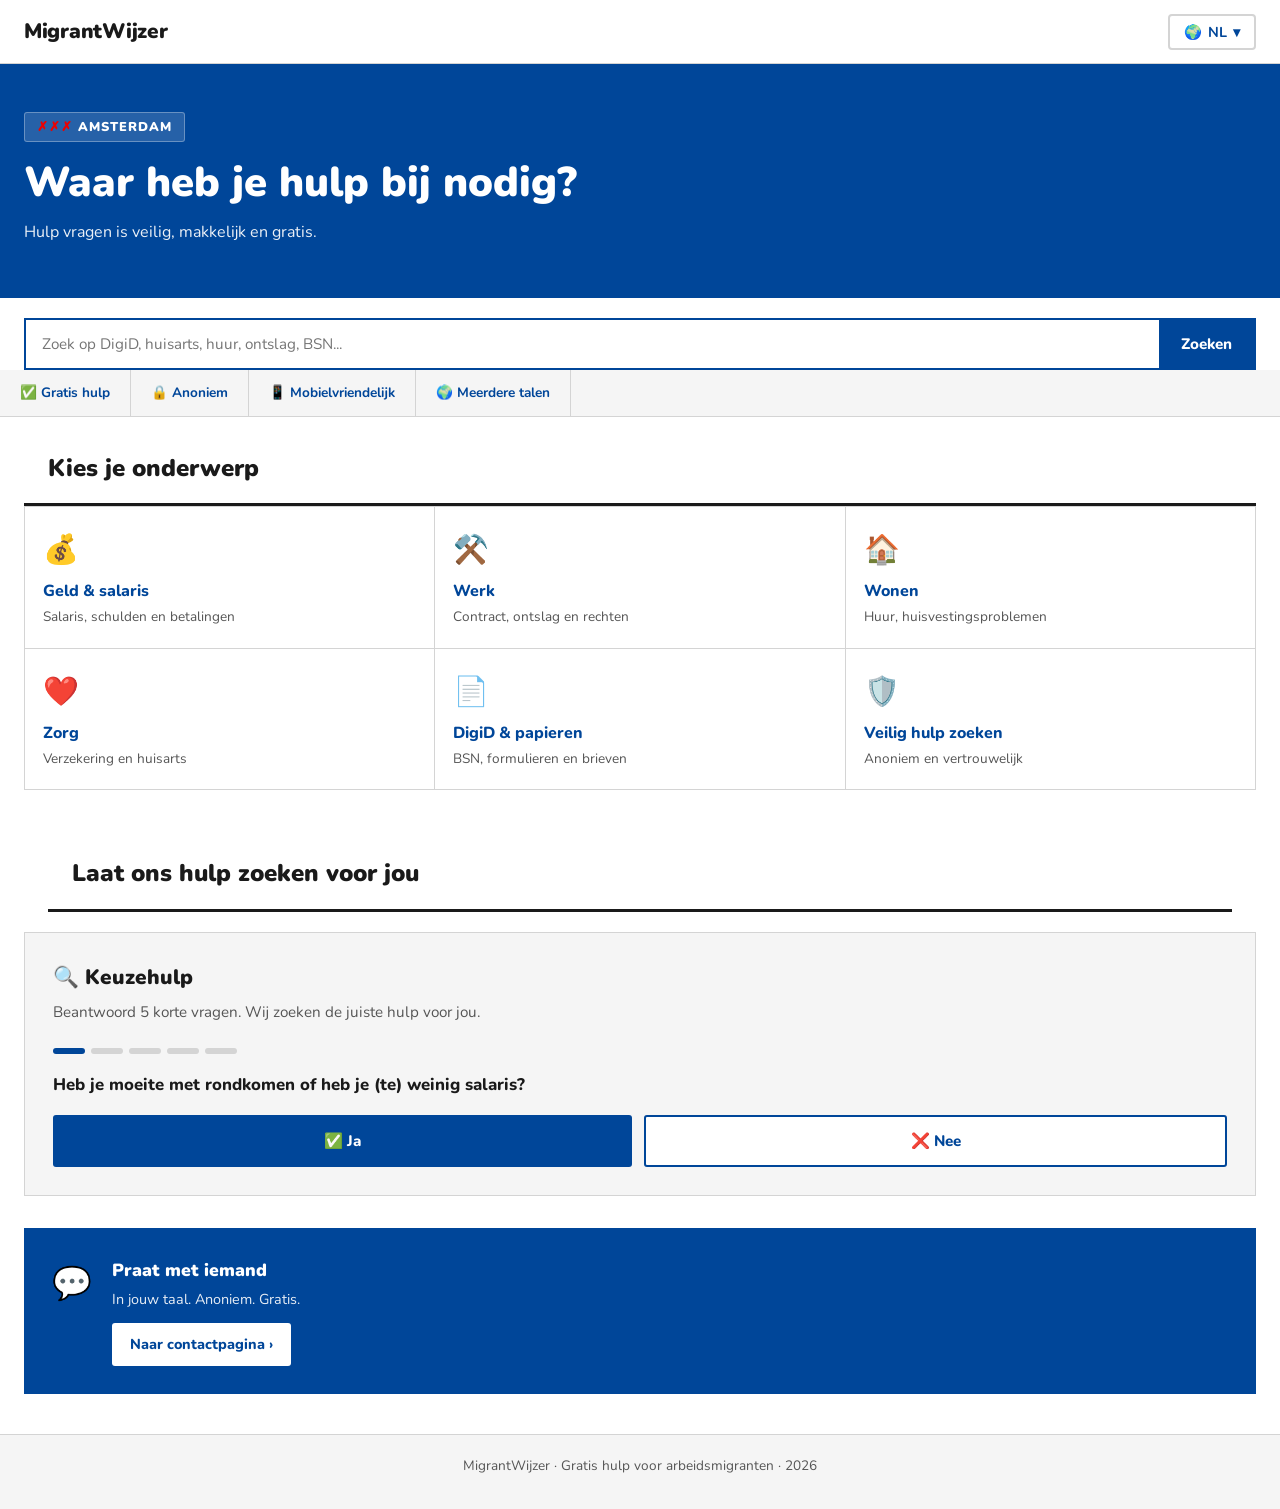
<file: index.html>
<!DOCTYPE html>
<html lang="nl" dir="ltr">
<head>
    <meta charset="UTF-8" />
    <meta name="viewport" content="width=device-width, initial-scale=1.0"/>
    <title>MigrantWijzer — Amsterdam</title>
    <link rel="preconnect" href="https://fonts.googleapis.com">
    <link href="https://fonts.googleapis.com/css2?family=Nunito:wght@400;600;700;800;900&display=swap" rel="stylesheet">
    <link rel="stylesheet" href="css/style.css">
</head>
<body>

<!-- ═══ HEADER ═══ -->
<header>
    <div class="logo">MigrantWijzer</div>
    <div style="position:relative">
        <button class="lang-btn" id="langToggle">🌍 <span id="langLabel">NL</span> ▾</button>
        <div class="lang-menu" id="langMenu">
            <button onclick="setLang('nl')" class="active" id="btn-nl">🇳🇱 Nederlands</button>
            <button onclick="setLang('en')" id="btn-en">🇬🇧 English</button>
            <button onclick="setLang('pl')" id="btn-pl">🇵🇱 Polski</button>
            <button onclick="setLang('ro')" id="btn-ro">🇷🇴 Română</button>
            <button onclick="setLang('tr')" id="btn-tr">🇹🇷 Türkçe</button>
            <button onclick="setLang('ar')" id="btn-ar">🇸🇦 العربية</button>
        </div>
    </div>
</header>

<!-- ═══ HOMEPAGE ═══ -->
<div id="home">

    <!-- HERO -->
    <div class="hero">
        <div class="hero-badge"><span class="kruis">✗✗✗</span> Amsterdam</div>
        <h1 data-i18n="hero_title">Waar heb je hulp bij nodig?</h1>
        <p data-i18n="hero_sub">Hulp vragen is veilig, makkelijk en gratis.</p>
    </div>

    <!-- ZOEKBALK -->
    <div class="search-bar">
        <input type="text" id="searchInput" placeholder="Zoek op DigiD, huisarts, huur, ontslag, BSN..." />
        <button onclick="doSearch()" data-i18n="search_btn">Zoeken</button>
    </div>
    <div id="searchResult" class="search-result" style="display:none;"></div>

    <!-- TRUST BALK -->
    <div class="trust">
        <div class="trust-pill" data-i18n="trust1">✅ Gratis hulp</div>
        <div class="trust-pill" data-i18n="trust2">🔒 Anoniem</div>
        <div class="trust-pill" data-i18n="trust3">📱 Mobielvriendelijk</div>
        <div class="trust-pill" data-i18n="trust4">🌍 Meerdere talen</div>
    </div>

    <!-- CATEGORIE GRID -->
    <div class="section-title" data-i18n="choose_topic">Kies je onderwerp</div>
    <div class="grid">
        <a class="cat-card" onclick="openPage('page-geld')">
            <span class="cat-icon">💰</span>
            <span class="cat-label" data-i18n="cat_geld">Geld & salaris</span>
            <span class="cat-desc" data-i18n="desc_geld">Salaris, schulden en betalingen</span>
        </a>
        <a class="cat-card" onclick="openPage('page-werk')">
            <span class="cat-icon">⚒️</span>
            <span class="cat-label" data-i18n="cat_werk">Werk</span>
            <span class="cat-desc" data-i18n="desc_werk">Contract, ontslag en rechten</span>
        </a>
        <a class="cat-card" onclick="openPage('page-wonen')">
            <span class="cat-icon">🏠</span>
            <span class="cat-label" data-i18n="cat_wonen">Wonen</span>
            <span class="cat-desc" data-i18n="desc_wonen">Huur, huisvestingsproblemen</span>
        </a>
        <a class="cat-card" onclick="openPage('page-zorg')">
            <span class="cat-icon">❤️</span>
            <span class="cat-label" data-i18n="cat_zorg">Zorg</span>
            <span class="cat-desc" data-i18n="desc_zorg">Verzekering en huisarts</span>
        </a>
        <a class="cat-card" href="html/digi.html">
            <span class="cat-icon">📄</span>
            <span class="cat-label" data-i18n="cat_digid">DigiD & papieren</span>
            <span class="cat-desc" data-i18n="desc_digid">BSN, formulieren en brieven</span>
        </a>
        <a class="cat-card" onclick="openPage('page-veilig')">
            <span class="cat-icon">🛡️</span>
            <span class="cat-label" data-i18n="cat_veilig">Veilig hulp zoeken</span>
            <span class="cat-desc" data-i18n="desc_veilig">Anoniem en vertrouwelijk</span>
        </a>
    </div>

    <!-- KEUZEHULP / WIZARD -->
    <div class="wizard-section">
        <div class="section-title" style="margin-bottom:20px" data-i18n="wizard_section_title">Laat ons hulp zoeken voor jou</div>
        <div class="wizard-box">
            <div class="wizard-title" data-i18n="wizard_title">🔍 Keuzehulp</div>
            <div class="wizard-sub" data-i18n="wizard_sub">Beantwoord 5 korte vragen. Wij zoeken de juiste hulp voor jou.</div>

            <div id="wizard-step-1">
                <div class="wizard-progress">
                    <div class="dot active"></div><div class="dot"></div><div class="dot"></div><div class="dot"></div><div class="dot"></div>
                </div>
                <div class="wizard-q" data-i18n="q1">Heb je moeite met rondkomen of heb je (te) weinig salaris?</div>
                <div class="wizard-btns">
                    <button class="btn-yes" onclick="wStep(2,1,true)"  data-i18n="yes">✅ Ja</button>
                    <button class="btn-no"  onclick="wStep(2,1,false)" data-i18n="no">❌ Nee</button>
                </div>
            </div>

            <div id="wizard-step-2" style="display:none">
                <div class="wizard-progress">
                    <div class="dot done"></div><div class="dot active"></div><div class="dot"></div><div class="dot"></div><div class="dot"></div>
                </div>
                <div class="wizard-q" data-i18n="q2">Heb je problemen op je werk (zoals uren, contract)?</div>
                <div class="wizard-btns">
                    <button class="btn-yes" onclick="wStep(3,2,true)"  data-i18n="yes">✅ Ja</button>
                    <button class="btn-no"  onclick="wStep(3,2,false)" data-i18n="no">❌ Nee</button>
                </div>
            </div>

            <div id="wizard-step-3" style="display:none">
                <div class="wizard-progress">
                    <div class="dot done"></div><div class="dot done"></div><div class="dot active"></div><div class="dot"></div><div class="dot"></div>
                </div>
                <div class="wizard-q" data-i18n="q3">Ben je bang om je woning te verliezen?</div>
                <div class="wizard-btns">
                    <button class="btn-yes" onclick="wStep(4,3,true)"  data-i18n="yes">✅ Ja</button>
                    <button class="btn-no"  onclick="wStep(4,3,false)" data-i18n="no">❌ Nee</button>
                </div>
            </div>

            <div id="wizard-step-4" style="display:none">
                <div class="wizard-progress">
                    <div class="dot done"></div><div class="dot done"></div><div class="dot done"></div><div class="dot active"></div><div class="dot"></div>
                </div>
                <div class="wizard-q" data-i18n="q4">Ben je bang om je werk te verliezen als je hulp vraagt?</div>
                <div class="wizard-btns">
                    <button class="btn-yes" onclick="wStep(5,4,true)"  data-i18n="yes">✅ Ja</button>
                    <button class="btn-no"  onclick="wStep(5,4,false)" data-i18n="no">❌ Nee</button>
                </div>
            </div>

            <div id="wizard-step-5" style="display:none">
                <div class="wizard-progress">
                    <div class="dot done"></div><div class="dot done"></div><div class="dot done"></div><div class="dot done"></div><div class="dot active"></div>
                </div>
                <div class="wizard-q" data-i18n="q5">Heb je problemen met je woonruimte (huur, regels, onderhoud)?</div>
                <div class="wizard-btns">
                    <button class="btn-yes" onclick="wFinish(5,true)"  data-i18n="yes">✅ Ja</button>
                    <button class="btn-no"  onclick="wFinish(5,false)" data-i18n="no">❌ Nee</button>
                </div>
            </div>

            <div class="wizard-result" id="wizard-result">
                <div id="wizard-result-label" style="font-weight:800; font-size:1.1rem; margin-bottom:8px;"></div>
                <p id="wizard-result-text" style="margin-bottom:16px;"></p>
                <div id="wizard-result-btns-stable" style="display:none;" class="wizard-result-btns">
                    <a class="action-btn whatsapp" href="https://wa.me/31201234567">💬 <span data-i18n="whatsapp_chat">WhatsApp hulp</span></a>
                    <a class="action-btn phone"    href="tel:+31201234567">📞 <span data-i18n="call_help">Bel hulp</span></a>
                </div>
                <div id="wizard-result-btns-advice" style="display:none;" class="wizard-result-btns">
                    <a class="action-btn whatsapp" href="https://wa.me/31201234567" id="btn-free-help" data-i18n="btn_free_help">Krijg gratis hulp</a>
                </div>
                <div id="wizard-result-btns-risk" style="display:none;" class="wizard-result-btns">
                    <a class="action-btn whatsapp" href="https://wa.me/31201234567" id="btn-contact-help" data-i18n="btn_contact_help">Neem direct contact op</a>
                </div>
                <button class="wizard-restart" onclick="wRestart()" data-i18n="restart">↩ Opnieuw beginnen</button>
            </div>
        </div>
    </div>

    <!-- CONTACT STRIP -->
    <div class="contact-strip">
        <div class="icon">💬</div>
        <div>
            <h3 data-i18n="contact_title">Praat met iemand</h3>
            <p data-i18n="contact_sub">In jouw taal. Anoniem. Gratis.</p>
            <a href="html/contact.html" data-i18n="open_contact">Naar contactpagina ›</a>
        </div>
    </div>

    <footer data-i18n="footer">MigrantWijzer · Gratis hulp voor arbeidsmigranten · 2026</footer>
</div>


<!-- ═══ DETAILPAGINA'S ═══ -->

<!-- GELD -->
<div class="page" id="page-geld">
    <div class="page-header">
        <button class="back-btn" onclick="closePage('page-geld')">←</button>
        <h2>💰 <span data-i18n="cat_geld">Geld & salaris</span></h2>
        <div style="margin-left:auto; position:relative;">
            <button class="lang-btn" onclick="document.getElementById('om-page-geld').classList.toggle('open')" style="background:rgba(255,255,255,.2); border-color:rgba(255,255,255,.5); color:#fff;">
                🌍 <span class="overlay-lang-label">NL</span> ▾
            </button>
            <div class="lang-menu" id="om-page-geld">
                <button onclick="setLang('nl'); document.getElementById('om-page-geld').classList.remove('open')">🇳🇱 Nederlands</button>
                <button onclick="setLang('en'); document.getElementById('om-page-geld').classList.remove('open')">🇬🇧 English</button>
                <button onclick="setLang('pl'); document.getElementById('om-page-geld').classList.remove('open')">🇵🇱 Polski</button>
                <button onclick="setLang('ro'); document.getElementById('om-page-geld').classList.remove('open')">🇷🇴 Română</button>
                <button onclick="setLang('tr'); document.getElementById('om-page-geld').classList.remove('open')">🇹🇷 Türkçe</button>
                <button onclick="setLang('ar'); document.getElementById('om-page-geld').classList.remove('open')">🇸🇦 العربية</button>
            </div>
        </div>
    </div>
    <div class="page-content">
        <div class="safe-box" data-i18n="safe_geld">Hulp vragen kost geen geld. Je werkgever krijgt dit niet te zien.</div>
        <div class="info-blocks-row">
            <div class="info-block">
                <h3 data-i18n="situations">Herken jij dit?</h3>
                <ul>
                    <li data-i18n="geld_r1">Salaris komt niet op tijd</li>
                    <li data-i18n="geld_r2">Je krijgt minder betaald dan afgesproken</li>
                    <li data-i18n="geld_r3">Geld wordt ingehouden zonder uitleg</li>
                    <li data-i18n="geld_r4">Uitzendbureau reageert niet</li>
                    <li data-i18n="geld_r5">Schulden of geldstress</li>
                </ul>
            </div>
            <div class="info-block">
                <h3 data-i18n="what_todo">Wat kun je doen?</h3>
                <ul>
                    <li data-i18n="geld_d1">Bewaar loonstroken en je contract</li>
                    <li data-i18n="geld_d2">Maak screenshots van berichten</li>
                    <li data-i18n="geld_d3">Vraag eerst anoniem advies</li>
                    <li data-i18n="geld_d4">Je hoeft niet meteen officiële stappen te nemen</li>
                </ul>
            </div>
        </div>
        <div class="info-blocks-row" style="margin-top:16px;">
            <a href="html/juridisch-geld.html" class="back-home-btn" data-i18n="juridisch_btn">⚖️ Juridische informatie →</a>
            <a href="html/hulp-geld.html"      class="back-home-btn" data-i18n="hulp_btn">🤝 Waar krijg je hulp? →</a>
        </div>
        <div class="action-group" style="margin-top:12px;">
            <a class="action-btn whatsapp" href="https://wa.me/31201234567">💬 <span data-i18n="whatsapp_chat">WhatsApp hulp</span></a>
            <a class="action-btn phone"    href="tel:+31201234567">📞 <span data-i18n="call_help">Bel hulp</span></a>
        </div>
    </div>
</div>

<!-- WERK -->
<div class="page" id="page-werk">
    <div class="page-header">
        <button class="back-btn" onclick="closePage('page-werk')">←</button>
        <h2>⚒️ <span data-i18n="cat_werk">Werk</span></h2>
        <div style="margin-left:auto; position:relative;">
            <button class="lang-btn" onclick="document.getElementById('om-page-werk').classList.toggle('open')" style="background:rgba(255,255,255,.2); border-color:rgba(255,255,255,.5); color:#fff;">
                🌍 <span class="overlay-lang-label">NL</span> ▾
            </button>
            <div class="lang-menu" id="om-page-werk">
                <button onclick="setLang('nl'); document.getElementById('om-page-werk').classList.remove('open')">🇳🇱 Nederlands</button>
                <button onclick="setLang('en'); document.getElementById('om-page-werk').classList.remove('open')">🇬🇧 English</button>
                <button onclick="setLang('pl'); document.getElementById('om-page-werk').classList.remove('open')">🇵🇱 Polski</button>
                <button onclick="setLang('ro'); document.getElementById('om-page-werk').classList.remove('open')">🇷🇴 Română</button>
                <button onclick="setLang('tr'); document.getElementById('om-page-werk').classList.remove('open')">🇹🇷 Türkçe</button>
                <button onclick="setLang('ar'); document.getElementById('om-page-werk').classList.remove('open')">🇸🇦 العربية</button>
            </div>
        </div>
    </div>
    <div class="page-content">
        <div class="safe-box" data-i18n="safe_werk">Je hoeft niet meteen officiële stappen te nemen. Praat eerst anoniem.</div>
        <div class="info-blocks-row">
            <div class="info-block">
                <h3 data-i18n="situations">Herken jij dit?</h3>
                <ul>
                    <li data-i18n="werk_r1">Slechte behandeling door werkgever</li>
                    <li data-i18n="werk_r2">Geen duidelijk contract</li>
                    <li data-i18n="werk_r3">Dreiging van ontslag</li>
                    <li data-i18n="werk_r4">Problemen met werktijden</li>
                    <li data-i18n="werk_r5">Problemen met uitzendbureau</li>
                </ul>
            </div>
            <div class="info-block">
                <h3 data-i18n="what_todo">Wat kun je doen?</h3>
                <ul>
                    <li data-i18n="werk_d1">Bewaar berichten en e-mails</li>
                    <li data-i18n="werk_d2">Maak foto's of screenshots</li>
                    <li data-i18n="werk_d3">Vraag hulp in jouw taal</li>
                    <li data-i18n="werk_d4">Je kunt anoniem advies vragen</li>
                </ul>
            </div>
        </div>
        <div class="info-blocks-row" style="margin-top:16px;">
            <a href="html/juridisch-werk.html" class="back-home-btn" data-i18n="juridisch_btn">⚖️ Juridische informatie →</a>
            <a href="html/hulp-werk.html"      class="back-home-btn" data-i18n="hulp_btn">🤝 Waar krijg je hulp? →</a>
        </div>
        <div class="action-group" style="margin-top:12px;">
            <a class="action-btn whatsapp" href="https://wa.me/31201234567">💬 <span data-i18n="whatsapp_chat">WhatsApp hulp</span></a>
            <a class="action-btn phone"    href="tel:+31201234567">📞 <span data-i18n="call_help">Bel hulp</span></a>
        </div>
    </div>
</div>

<!-- WONEN -->
<div class="page" id="page-wonen">
    <div class="page-header">
        <button class="back-btn" onclick="closePage('page-wonen')">←</button>
        <h2>🏠 <span data-i18n="cat_wonen">Wonen</span></h2>
        <div style="margin-left:auto; position:relative;">
            <button class="lang-btn" onclick="document.getElementById('om-page-wonen').classList.toggle('open')" style="background:rgba(255,255,255,.2); border-color:rgba(255,255,255,.5); color:#fff;">
                🌍 <span class="overlay-lang-label">NL</span> ▾
            </button>
            <div class="lang-menu" id="om-page-wonen">
                <button onclick="setLang('nl'); document.getElementById('om-page-wonen').classList.remove('open')">🇳🇱 Nederlands</button>
                <button onclick="setLang('en'); document.getElementById('om-page-wonen').classList.remove('open')">🇬🇧 English</button>
                <button onclick="setLang('pl'); document.getElementById('om-page-wonen').classList.remove('open')">🇵🇱 Polski</button>
                <button onclick="setLang('ro'); document.getElementById('om-page-wonen').classList.remove('open')">🇷🇴 Română</button>
                <button onclick="setLang('tr'); document.getElementById('om-page-wonen').classList.remove('open')">🇹🇷 Türkçe</button>
                <button onclick="setLang('ar'); document.getElementById('om-page-wonen').classList.remove('open')">🇸🇦 العربية</button>
            </div>
        </div>
    </div>
    <div class="page-content">
        <div class="safe-box" data-i18n="safe_wonen">Je kunt anoniem hulp zoeken. Je verhuurder krijgt dit niet te horen.</div>
        <div class="info-blocks-row">
            <div class="info-block">
                <h3 data-i18n="situations">Herken jij dit?</h3>
                <ul>
                    <li data-i18n="wonen_r1">Slechte woonomstandigheden</li>
                    <li data-i18n="wonen_r2">Te veel mensen in huis</li>
                    <li data-i18n="wonen_r3">Hoge huur of huurproblemen</li>
                    <li data-i18n="wonen_r4">Werkgever dreigt met uit huis zetten</li>
                </ul>
            </div>
            <div class="info-block">
                <h3 data-i18n="what_todo">Wat kun je doen?</h3>
                <ul>
                    <li data-i18n="wonen_d1">Maak foto's van de woning</li>
                    <li data-i18n="wonen_d2">Bewaar berichten van je verhuurder</li>
                    <li data-i18n="wonen_d3">Zoek snel hulp — wacht niet te lang</li>
                </ul>
            </div>
        </div>
        <div class="info-blocks-row" style="margin-top:16px;">
            <a href="html/juridisch-wonen.html" class="back-home-btn" data-i18n="juridisch_btn">⚖️ Juridische informatie →</a>
            <a href="html/hulp-wonen.html"      class="back-home-btn" data-i18n="hulp_btn">🤝 Waar krijg je hulp? →</a>
        </div>
        <div class="action-group" style="margin-top:12px;">
            <a class="action-btn whatsapp" href="https://wa.me/31201234567">💬 <span data-i18n="whatsapp_chat">WhatsApp hulp</span></a>
            <a class="action-btn phone"    href="tel:+31201234567">📞 <span data-i18n="call_help">Bel hulp</span></a>
        </div>
    </div>
</div>

<!-- ZORG -->
<div class="page" id="page-zorg">
    <div class="page-header">
        <button class="back-btn" onclick="closePage('page-zorg')">←</button>
        <h2>❤️ <span data-i18n="cat_zorg">Zorg</span></h2>
        <div style="margin-left:auto; position:relative;">
            <button class="lang-btn" onclick="document.getElementById('om-page-zorg').classList.toggle('open')" style="background:rgba(255,255,255,.2); border-color:rgba(255,255,255,.5); color:#fff;">
                🌍 <span class="overlay-lang-label">NL</span> ▾
            </button>
            <div class="lang-menu" id="om-page-zorg">
                <button onclick="setLang('nl'); document.getElementById('om-page-zorg').classList.remove('open')">🇳🇱 Nederlands</button>
                <button onclick="setLang('en'); document.getElementById('om-page-zorg').classList.remove('open')">🇬🇧 English</button>
                <button onclick="setLang('pl'); document.getElementById('om-page-zorg').classList.remove('open')">🇵🇱 Polski</button>
                <button onclick="setLang('ro'); document.getElementById('om-page-zorg').classList.remove('open')">🇷🇴 Română</button>
                <button onclick="setLang('tr'); document.getElementById('om-page-zorg').classList.remove('open')">🇹🇷 Türkçe</button>
                <button onclick="setLang('ar'); document.getElementById('om-page-zorg').classList.remove('open')">🇸🇦 العربية</button>
            </div>
        </div>
    </div>
    <div class="page-content">
        <div class="safe-box" data-i18n="safe_zorg">Hulp vragen bij zorg is altijd gratis en veilig.</div>
        <div class="info-blocks-row">
            <div class="info-block">
                <h3 data-i18n="situations">Herken jij dit?</h3>
                <ul>
                    <li data-i18n="zorg_r1">Geen zorgverzekering</li>
                    <li data-i18n="zorg_r2">Brieven van zorgverzekeraar niet begrijpen</li>
                    <li data-i18n="zorg_r3">Geen huisarts gevonden</li>
                    <li data-i18n="zorg_r4">Problemen met zorgkosten</li>
                </ul>
            </div>
            <div class="info-block">
                <h3 data-i18n="what_todo">Wat kun je doen?</h3>
                <ul>
                    <li data-i18n="zorg_d1">Neem je documenten mee</li>
                    <li data-i18n="zorg_d2">Vraag uitleg in jouw taal</li>
                    <li data-i18n="zorg_d3">Hulp is beschikbaar — vraag het ons</li>
                </ul>
            </div>
        </div>
        <video width="60%" controls style="margin-top:16px; border-radius:6px; display:block; margin-left:auto; margin-right:auto;">
            <source src="images/zorg.mp4" type="video/mp4">
        </video>
        <div class="info-blocks-row" style="margin-top:16px;">
            <a href="html/juridisch-zorg.html" class="back-home-btn" data-i18n="juridisch_btn">⚖️ Juridische informatie →</a>
            <a href="html/hulp-zorg.html"      class="back-home-btn" data-i18n="hulp_btn">🤝 Waar krijg je hulp? →</a>
        </div>
        <div class="action-group" style="margin-top:12px;">
            <a class="action-btn whatsapp" href="https://wa.me/31201234567">💬 <span data-i18n="whatsapp_chat">WhatsApp hulp</span></a>
            <a class="action-btn phone"    href="tel:+31201234567">📞 <span data-i18n="call_help">Bel hulp</span></a>
        </div>
    </div>
</div>

<!-- VEILIG -->
<div class="page" id="page-veilig">
    <div class="page-header">
        <button class="back-btn" onclick="closePage('page-veilig')">←</button>
        <h2>🛡️ <span data-i18n="cat_veilig">Veilig hulp zoeken</span></h2>
        <div style="margin-left:auto; position:relative;">
            <button class="lang-btn" onclick="document.getElementById('om-page-veilig').classList.toggle('open')" style="background:rgba(255,255,255,.2); border-color:rgba(255,255,255,.5); color:#fff;">
                🌍 <span class="overlay-lang-label">NL</span> ▾
            </button>
            <div class="lang-menu" id="om-page-veilig">
                <button onclick="setLang('nl'); document.getElementById('om-page-veilig').classList.remove('open')">🇳🇱 Nederlands</button>
                <button onclick="setLang('en'); document.getElementById('om-page-veilig').classList.remove('open')">🇬🇧 English</button>
                <button onclick="setLang('pl'); document.getElementById('om-page-veilig').classList.remove('open')">🇵🇱 Polski</button>
                <button onclick="setLang('ro'); document.getElementById('om-page-veilig').classList.remove('open')">🇷🇴 Română</button>
                <button onclick="setLang('tr'); document.getElementById('om-page-veilig').classList.remove('open')">🇹🇷 Türkçe</button>
                <button onclick="setLang('ar'); document.getElementById('om-page-veilig').classList.remove('open')">🇸🇦 العربية</button>
            </div>
        </div>
    </div>
    <div class="page-content">
        <div class="safe-box" data-i18n="safe_veilig">Veel mensen zijn bang om hulp te vragen. Je staat niet alleen.</div>
        <div class="info-blocks-row">
            <div class="info-block">
                <h3 data-i18n="veilig_title">Dit is belangrijk om te weten:</h3>
                <ul>
                    <li data-i18n="veilig_l1">Hulp vragen kost geen geld</li>
                    <li data-i18n="veilig_l2">Je werkgever krijgt dit niet te zien</li>
                    <li data-i18n="veilig_l3">Je mag anoniem vragen stellen</li>
                    <li data-i18n="veilig_l4">Je hoeft niet meteen officiële stappen te nemen</li>
                    <li data-i18n="veilig_l5">We spreken jouw taal</li>
                </ul>
            </div>
        </div>
        <div class="action-group">
            <a class="action-btn whatsapp" href="https://wa.me/31201234567">💬 <span data-i18n="whatsapp_safe">Praat veilig via WhatsApp</span></a>
            <a class="action-btn phone"    href="tel:+31201234567">📞 <span data-i18n="call_anon">Bel anoniem</span></a>
        </div>
    </div>
</div>

<script src="java/app.js"></script>
</body>
</html>
</file>
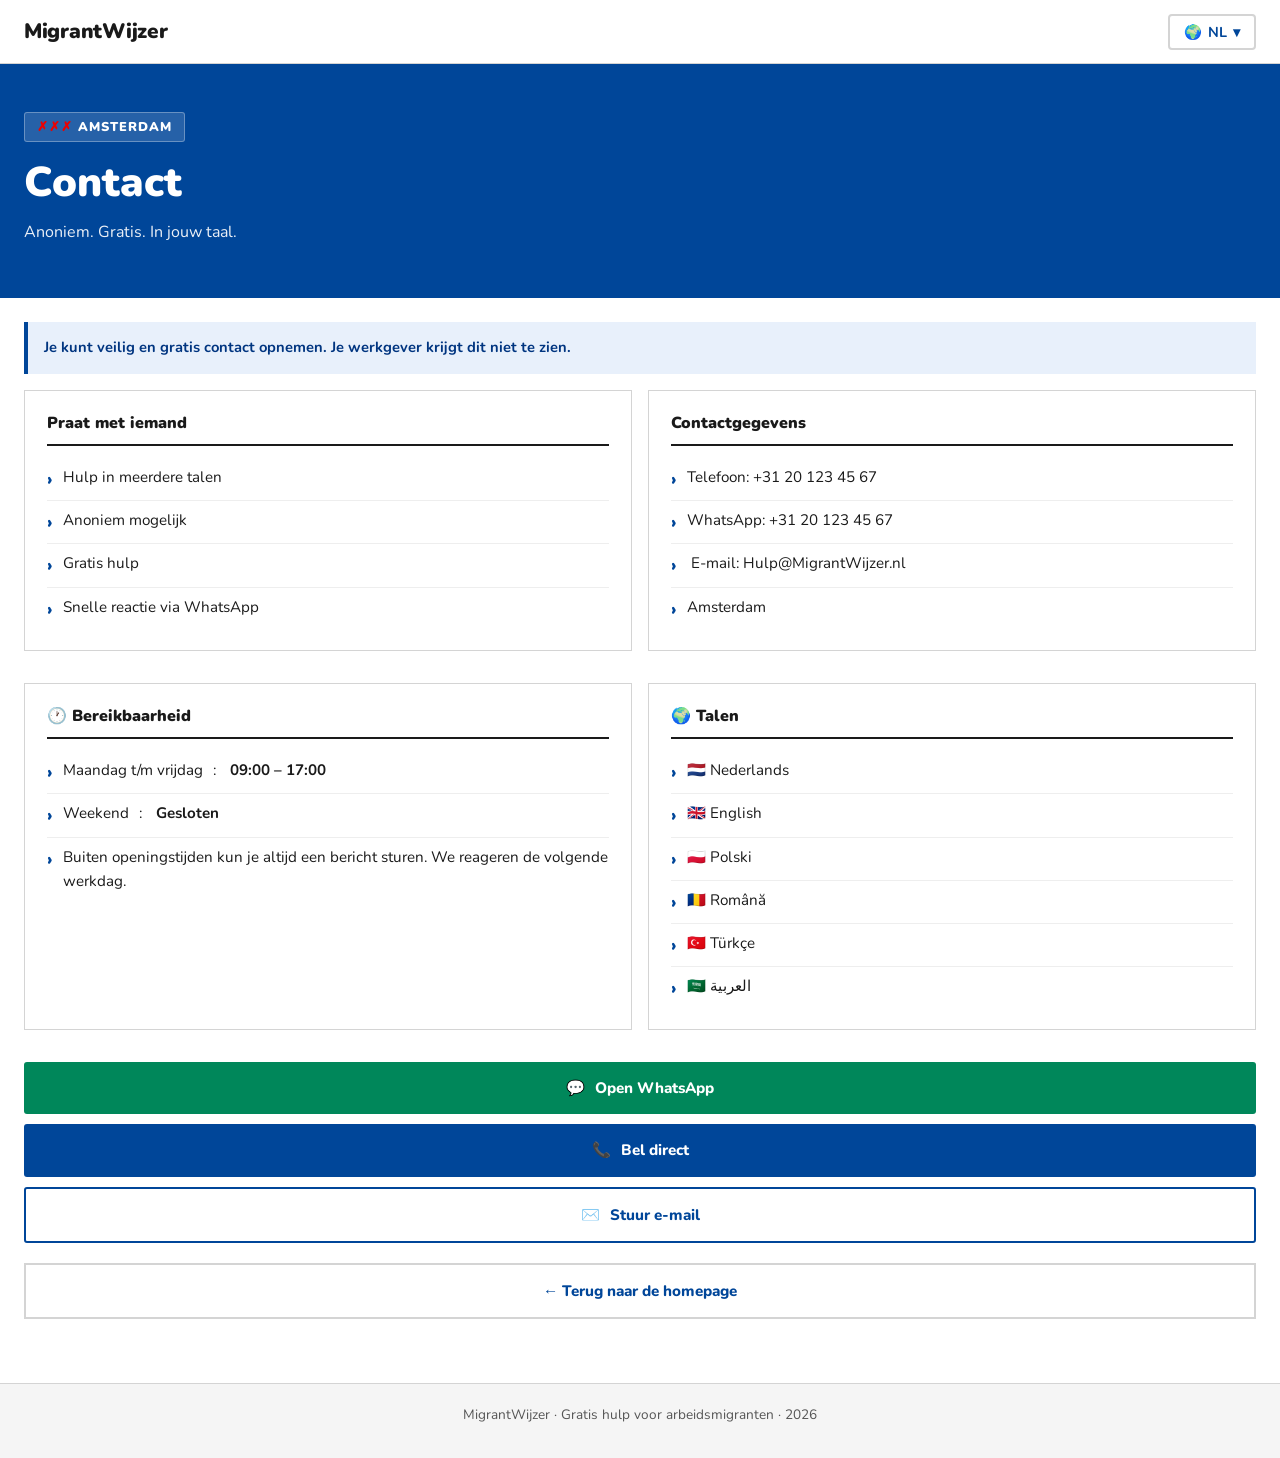
<file: html/contact.html>
<!DOCTYPE html>
<html lang="nl" dir="ltr">
<head>
  <meta charset="UTF-8" />
  <meta name="viewport" content="width=device-width, initial-scale=1.0"/>
  <title>Contact — MigrantWijzer</title>
  <link rel="preconnect" href="https://fonts.googleapis.com">
  <link href="https://fonts.googleapis.com/css2?family=Nunito:wght@400;600;700;800;900&display=swap" rel="stylesheet">
  <link rel="stylesheet" href="../css/style.css">
</head>
<body>

<!-- ═══ HEADER ═══ -->
<header>
  <a href="../index.html" class="logo">MigrantWijzer</a>
  <div style="position:relative">
    <button class="lang-btn" id="langToggle">🌍 <span id="langLabel">NL</span> ▾</button>
    <div class="lang-menu" id="langMenu">
      <button onclick="setLang('nl')" class="active" id="btn-nl">🇳🇱 Nederlands</button>
      <button onclick="setLang('en')" id="btn-en">🇬🇧 English</button>
      <button onclick="setLang('pl')" id="btn-pl">🇵🇱 Polski</button>
      <button onclick="setLang('ro')" id="btn-ro">🇷🇴 Română</button>
      <button onclick="setLang('tr')" id="btn-tr">🇹🇷 Türkçe</button>
      <button onclick="setLang('ar')" id="btn-ar">🇸🇦 العربية</button>
    </div>
  </div>
</header>

<!-- ═══ HERO ═══ -->
<div class="hero">
  <div class="hero-badge"><span class="kruis">✗✗✗</span> <span data-i18n="badge">Amsterdam</span></div>
  <h1 data-i18n="hero_title">Contact</h1>
  <p data-i18n="hero_sub">Anoniem. Gratis. In jouw taal.</p>
</div>

<!-- ═══ INHOUD ═══ -->
<div class="page-content">

  <div class="safe-box" data-i18n="safe_contact">
    Je kunt veilig en gratis contact opnemen. Je werkgever krijgt dit niet te zien.
  </div>

  <div class="page-content-grid">

    <div class="info-block">
      <h3 data-i18n="contact_why_title">Praat met iemand</h3>
      <ul>
        <li data-i18n="c1">Hulp in meerdere talen</li>
        <li data-i18n="c2">Anoniem mogelijk</li>
        <li data-i18n="c3">Gratis hulp</li>
        <li data-i18n="c4">Snelle reactie via WhatsApp</li>
      </ul>
    </div>

    <div class="info-block">
      <h3 data-i18n="contact_details_title">Contactgegevens</h3>
      <ul>
        <li> Telefoon: +31 20 123 45 67</li>
        <li> WhatsApp: +31 20 123 45 67</li>
        <li>️ E-mail: Hulp@MigrantWijzer.nl</li>
        <li> Amsterdam</li>
      </ul>
    </div>

    <div class="info-block">
      <h3 data-i18n="hours_title">🕐 Bereikbaarheid</h3>
      <ul>
        <li><span data-i18n="hours_weekdays">Maandag t/m vrijdag</span>:&nbsp;<strong>09:00 – 17:00</strong></li>
        <li><span data-i18n="hours_weekend">Weekend</span>:&nbsp;<strong data-i18n="hours_closed">Gesloten</strong></li>
        <li data-i18n="hours_note">Buiten openingstijden kun je altijd een bericht sturen. We reageren de volgende werkdag.</li>
      </ul>
    </div>

    <div class="info-block">
      <h3>🌍 Talen</h3>
      <ul>
        <li>🇳🇱 Nederlands</li>
        <li>🇬🇧 English</li>
        <li>🇵🇱 Polski</li>
        <li>🇷🇴 Română</li>
        <li>🇹🇷 Türkçe</li>
        <li>🇸🇦 العربية</li>
      </ul>
    </div>

    <div class="action-group full-width">
      <a class="action-btn whatsapp" href="https://wa.me/31201234567">💬 <span data-i18n="open_whatsapp_btn">Open WhatsApp</span></a>
      <a class="action-btn phone"    href="tel:+31201234567">📞 <span data-i18n="call_direct">Bel direct</span></a>
      <a class="action-btn email"    href="mailto:Hulp@MigrantWijzer.nl">✉️ <span data-i18n="send_email">Stuur e-mail</span></a>
    </div>

  </div>

  <a href="../index.html" class="back-home-btn" data-i18n="back_home">← Terug naar de homepage</a>

</div>

<footer data-i18n="footer">MigrantWijzer · Gratis hulp voor arbeidsmigranten · 2026</footer>
<script src="../java/Contact.js"></script>
</body>
</html>
</file>
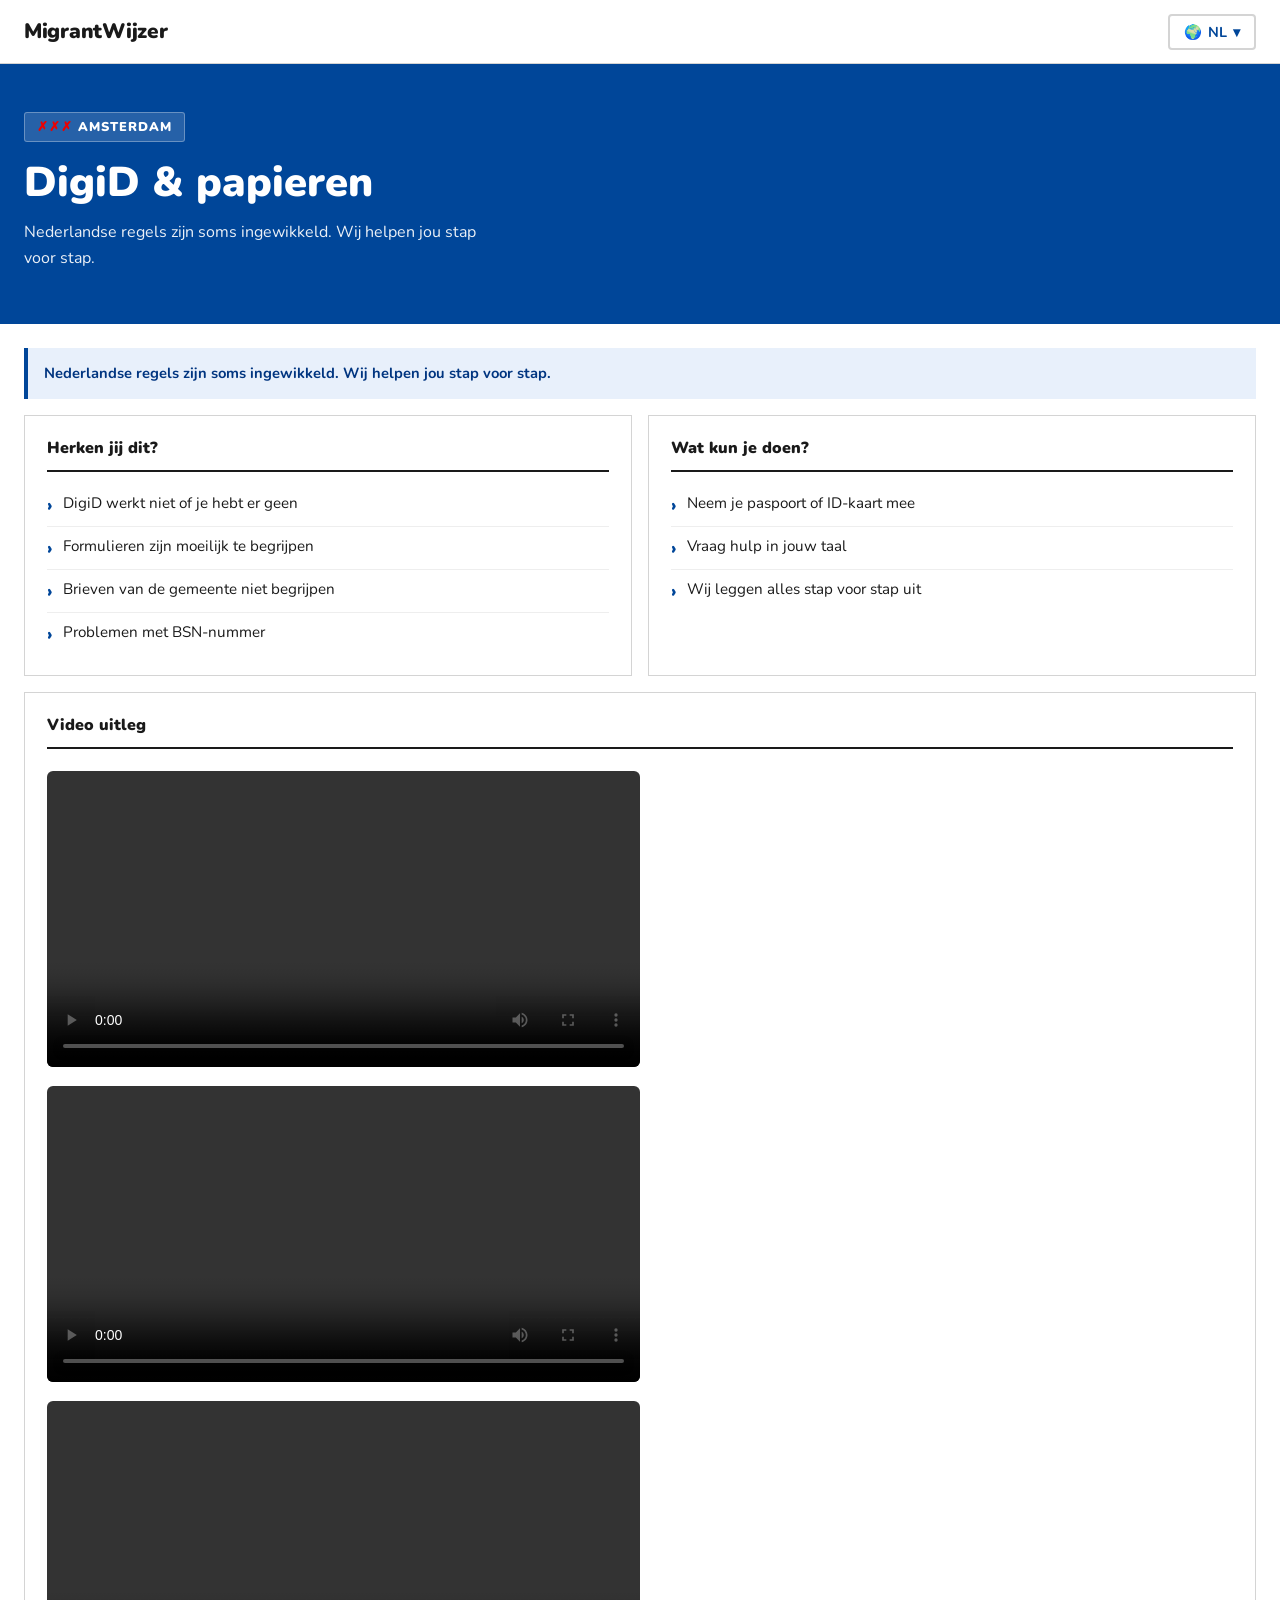
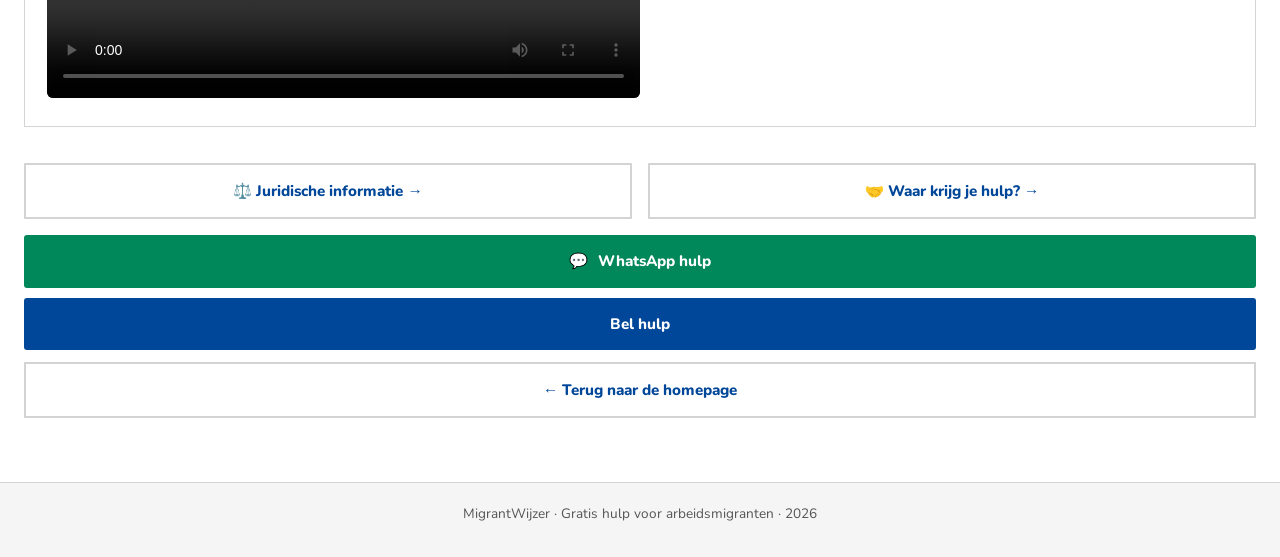
<file: html/digi.html>
<!DOCTYPE html>
<html lang="nl" dir="ltr">
<head>
    <meta charset="UTF-8" />
    <meta name="viewport" content="width=device-width, initial-scale=1.0"/>
    <title>DigiD & papieren — MigrantWijzer</title>
    <link rel="preconnect" href="https://fonts.googleapis.com">
    <link href="https://fonts.googleapis.com/css2?family=Nunito:wght@400;600;700;800;900&display=swap" rel="stylesheet">
    <link rel="stylesheet" href="../css/style.css">
</head>
<body>

<!-- ═══ HEADER ═══ -->
<header>
    <a href="../index.html" class="logo">MigrantWijzer</a>
    <div style="position:relative">
        <button class="lang-btn" id="langToggle">🌍 <span id="langLabel">NL</span> ▾</button>
        <div class="lang-menu" id="langMenu">
            <button onclick="setLang('nl')" class="active" id="btn-nl">🇳🇱 Nederlands</button>
            <button onclick="setLang('en')" id="btn-en">🇬🇧 English</button>
            <button onclick="setLang('pl')" id="btn-pl">🇵🇱 Polski</button>
            <button onclick="setLang('ro')" id="btn-ro">🇷🇴 Română</button>
            <button onclick="setLang('tr')" id="btn-tr">🇹🇷 Türkçe</button>
            <button onclick="setLang('ar')" id="btn-ar">🇸🇦 العربية</button>
        </div>
    </div>
</header>

<!-- ═══ HERO ═══ -->
<div class="hero">
    <div class="hero-badge"><span class="kruis">✗✗✗</span> <span data-i18n="badge">Amsterdam</span></div>
    <h1 data-i18n="page_title"> DigiD & papieren</h1>
    <p data-i18n="safe_digid">Nederlandse regels zijn soms ingewikkeld. Wij helpen jou stap voor stap.</p>
</div>

<!-- ═══ INHOUD ═══ -->
<div class="page-content">

    <div class="safe-box" data-i18n="safe_digid">
        Nederlandse regels zijn soms ingewikkeld. Wij helpen jou stap voor stap.
    </div>

    <div class="info-blocks-row">
        <div class="info-block">
            <h3 data-i18n="situations">Herken jij dit?</h3>
            <ul>
                <li data-i18n="d1">DigiD werkt niet of je hebt er geen</li>
                <li data-i18n="d2">Formulieren zijn moeilijk te begrijpen</li>
                <li data-i18n="d3">Brieven van de gemeente niet begrijpen</li>
                <li data-i18n="d4">Problemen met BSN-nummer</li>
            </ul>
        </div>
        <div class="info-block">
            <h3 data-i18n="what_todo">Wat kun je doen?</h3>
            <ul>
                <li data-i18n="da">Neem je paspoort of ID-kaart mee</li>
                <li data-i18n="db">Vraag hulp in jouw taal</li>
                <li data-i18n="dc">Wij leggen alles stap voor stap uit</li>
            </ul>
        </div>
    </div>

    <!-- VIDEO -->
    <div class="info-block">
        <h3 data-i18n="video_title"> Video uitleg</h3>
        <video width="50%" controls style="margin-top:10px; border-radius:6px;">
            <source src="../images/digi.mp4" type="video/mp4">
        </video>
            <video width="50%" controls style="margin-top:10px; border-radius:6px;">
                <source src="../images/digiwerktniet.mp4" type="video/mp4">
        </video>
            <video width="50%" controls style="margin-top:10px; border-radius:6px;">
                <source src="../images/inloggendigi.mp4" type="video/mp4">
        </video>

    </div>

    <div class="info-blocks-row" style="margin-top:16px;">
        <a href="juridisch-digi.html" class="back-home-btn" data-i18n="btn_legal">⚖️ Juridische informatie →</a>
        <a href="hulp-digi.html"      class="back-home-btn" data-i18n="btn_help">🤝 Waar krijg je hulp? →</a>
    </div>
    <div class="action-group" style="margin-top:12px;">
        <a class="action-btn whatsapp" href="https://wa.me/31201234567">💬 <span data-i18n="whatsapp_chat">WhatsApp hulp</span></a>
        <a class="action-btn phone"    href="tel:+31201234567"> <span data-i18n="call_help">Bel hulp</span></a>
    </div>

    <a href="../index.html" class="back-home-btn" style="margin-top:12px;" data-i18n="back_home">← Terug naar de homepage</a>

</div>

<footer data-i18n="footer">MigrantWijzer · Gratis hulp voor arbeidsmigranten · 2026</footer>
<script src="../java/Contact.js"></script>
</body>
</html>
</file>
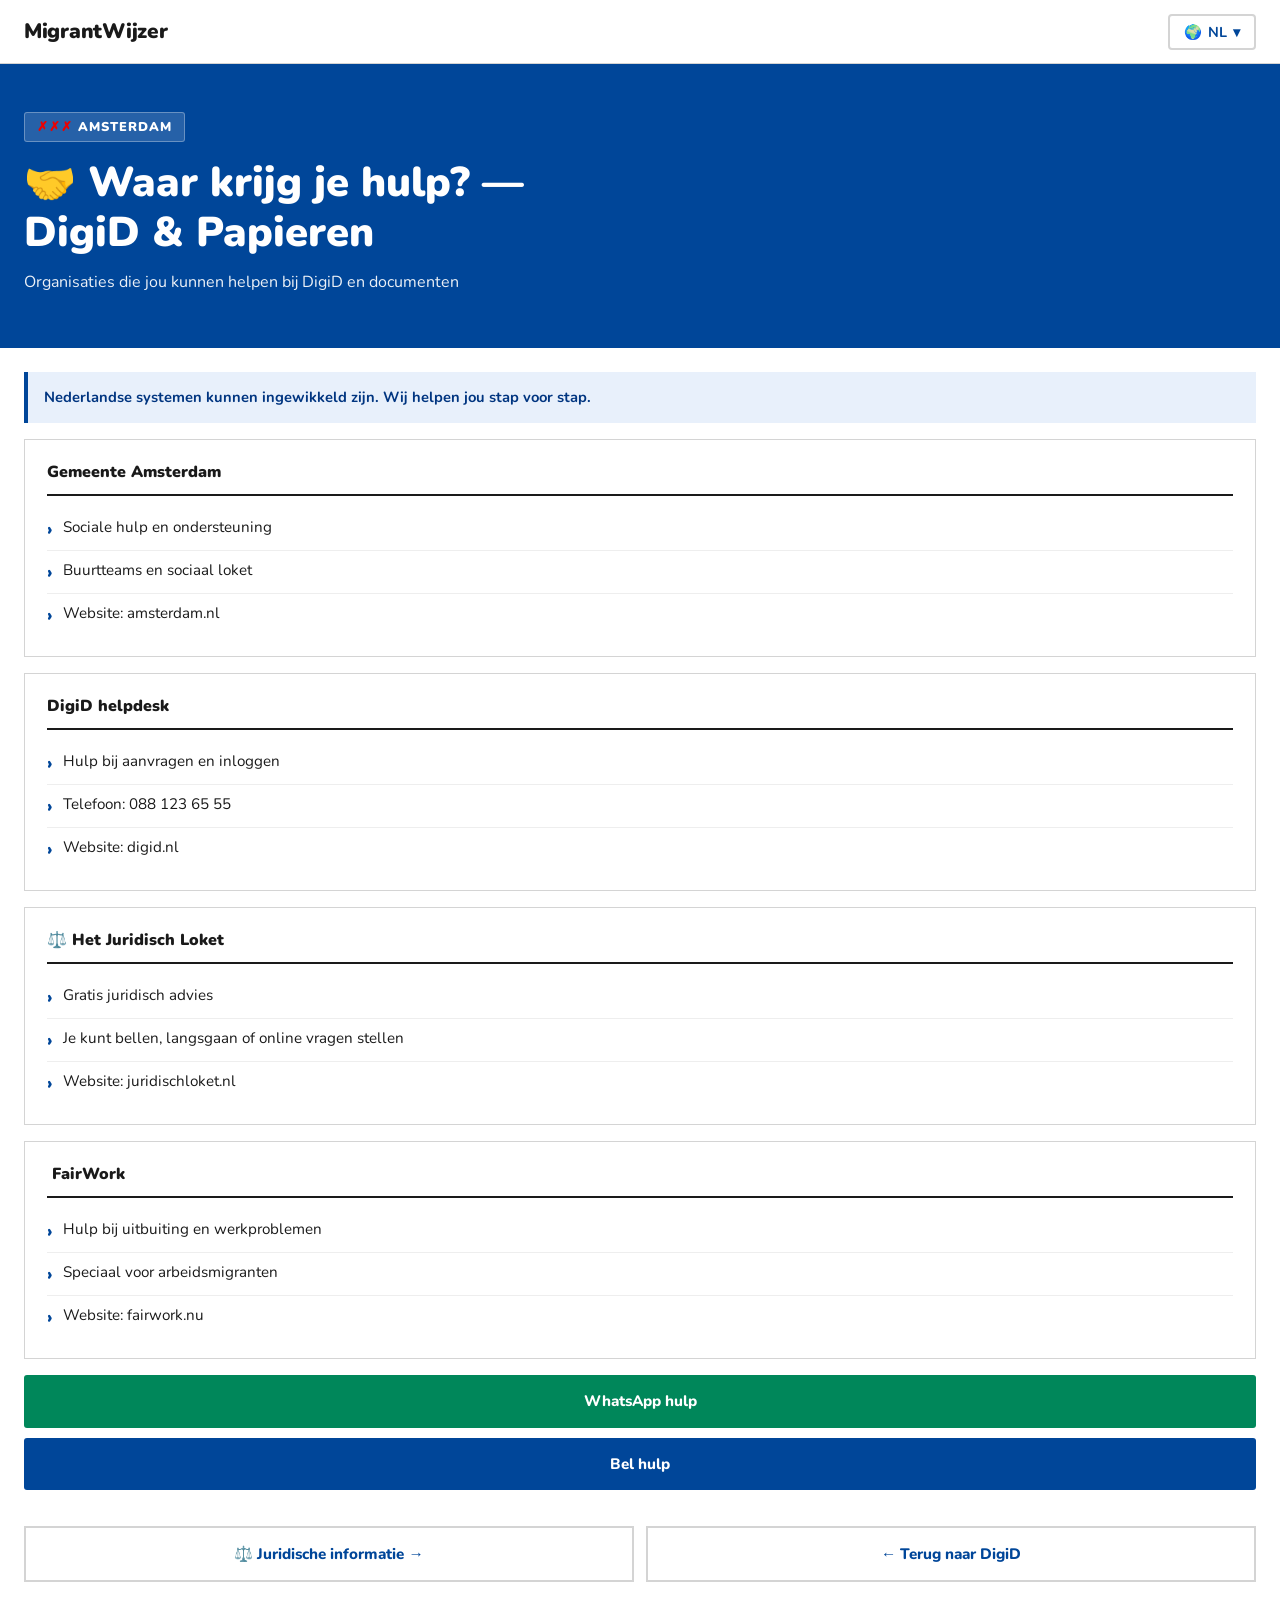
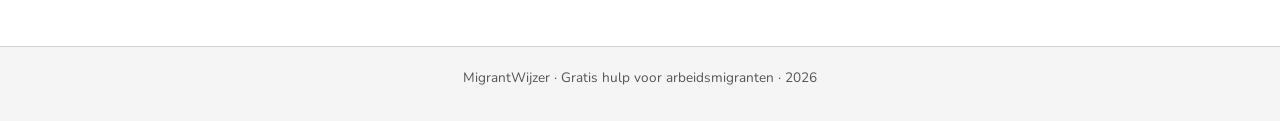
<file: html/hulp-digi.html>
<!DOCTYPE html>
<html lang="nl" dir="ltr">
<head>
    <meta charset="UTF-8" /><meta name="viewport" content="width=device-width, initial-scale=1.0"/>
    <title>🤝 Waar krijg je hulp? — DigiD</title>
    <link rel="preconnect" href="https://fonts.googleapis.com">
    <link href="https://fonts.googleapis.com/css2?family=Nunito:wght@400;600;700;800;900&display=swap" rel="stylesheet">
    <link rel="stylesheet" href="../css/style.css">
</head>
<body>
<header>
    <a href="../index.html" class="logo" data-i18n="logo">MigrantWijzer</a>
    <div style="position:relative">
        <button class="lang-btn" id="langToggle">🌍 <span id="langLabel">NL</span> ▾</button>
        <div class="lang-menu" id="langMenu">
            <button onclick="setLang('nl')" class="active" id="btn-nl">🇳🇱 Nederlands</button>
            <button onclick="setLang('en')" id="btn-en">🇬🇧 English</button>
            <button onclick="setLang('pl')" id="btn-pl">🇵🇱 Polski</button>
            <button onclick="setLang('ro')" id="btn-ro">🇷🇴 Română</button>
            <button onclick="setLang('tr')" id="btn-tr">🇹🇷 Türkçe</button>
            <button onclick="setLang('ar')" id="btn-ar">🇸🇦 العربية</button>
        </div>
    </div>
</header>
<div class="hero">
    <div class="hero-badge"><span class="kruis">✗✗✗</span> <span data-i18n="badge">Amsterdam</span></div>
    <h1 data-i18n="hulp_digi_title">🤝 Waar krijg je hulp? — DigiD & Papieren</h1>
    <p data-i18n="hulp_digi_sub">Organisaties die jou kunnen helpen bij DigiD en documenten</p>
</div>
<div class="page-content">
    <div class="safe-box" data-i18n="hulp_digi_safe">Nederlandse systemen kunnen ingewikkeld zijn. Wij helpen jou stap voor stap.</div>
    <div class="info-block">
        <h3 data-i18n="org_gem_h"> Gemeente Amsterdam</h3>
        <ul>
            <li data-i18n="org_gem_l1">Sociale hulp en ondersteuning</li>
            <li data-i18n="org_gem_l2">Buurtteams en sociaal loket</li>
            <li data-i18n="org_gem_web">Website: amsterdam.nl</li>
        </ul>
    </div>
    <div class="info-block">
        <h3 data-i18n="org_did_h"> DigiD helpdesk</h3>
        <ul>
            <li data-i18n="org_did_l1">Hulp bij aanvragen en inloggen</li>
            <li data-i18n="org_did_l2">Telefoon: 088 123 65 55</li>
            <li data-i18n="org_did_web">Website: digid.nl</li>
        </ul>
    </div>
    <div class="info-block">
        <h3 data-i18n="org_jl_h">⚖️ Het Juridisch Loket</h3>
        <ul>
            <li data-i18n="org_jl_l1">Gratis juridisch advies</li>
            <li data-i18n="org_jl_l2">Je kunt bellen, langsgaan of online vragen stellen</li>
            <li data-i18n="org_jl_web">Website: juridischloket.nl</li>
        </ul>
    </div>
    <div class="info-block">
        <h3 data-i18n="org_fw_h">️ FairWork</h3>
        <ul>
            <li data-i18n="org_fw_l1">Hulp bij uitbuiting en werkproblemen</li>
            <li data-i18n="org_fw_l2">Speciaal voor arbeidsmigranten</li>
            <li data-i18n="org_fw_web">Website: fairwork.nu</li>
        </ul>
    </div>
    <div class="action-group">
        <a class="action-btn whatsapp" href="https://wa.me/31201234567" data-i18n="whatsapp"> WhatsApp hulp</a>
        <a class="action-btn phone"    href="tel:+31201234567"          data-i18n="bel"> Bel hulp</a>
    </div>
    <div style="display:flex; gap:12px; margin-top:16px; flex-wrap:wrap;">
        <a href="juridisch-digi.html" class="back-home-btn" style="flex:1;" data-i18n="juridisch_btn">⚖️ Juridische informatie →</a>
        <a href="digi.html"           class="back-home-btn" style="flex:1;" data-i18n="back_home">← Terug naar DigiD</a>
    </div>
</div>
<footer data-i18n="footer">MigrantWijzer · Gratis hulp voor arbeidsmigranten · 2026</footer>
<script src="../java/translations.js"></script>
</body>
</html>
</file>
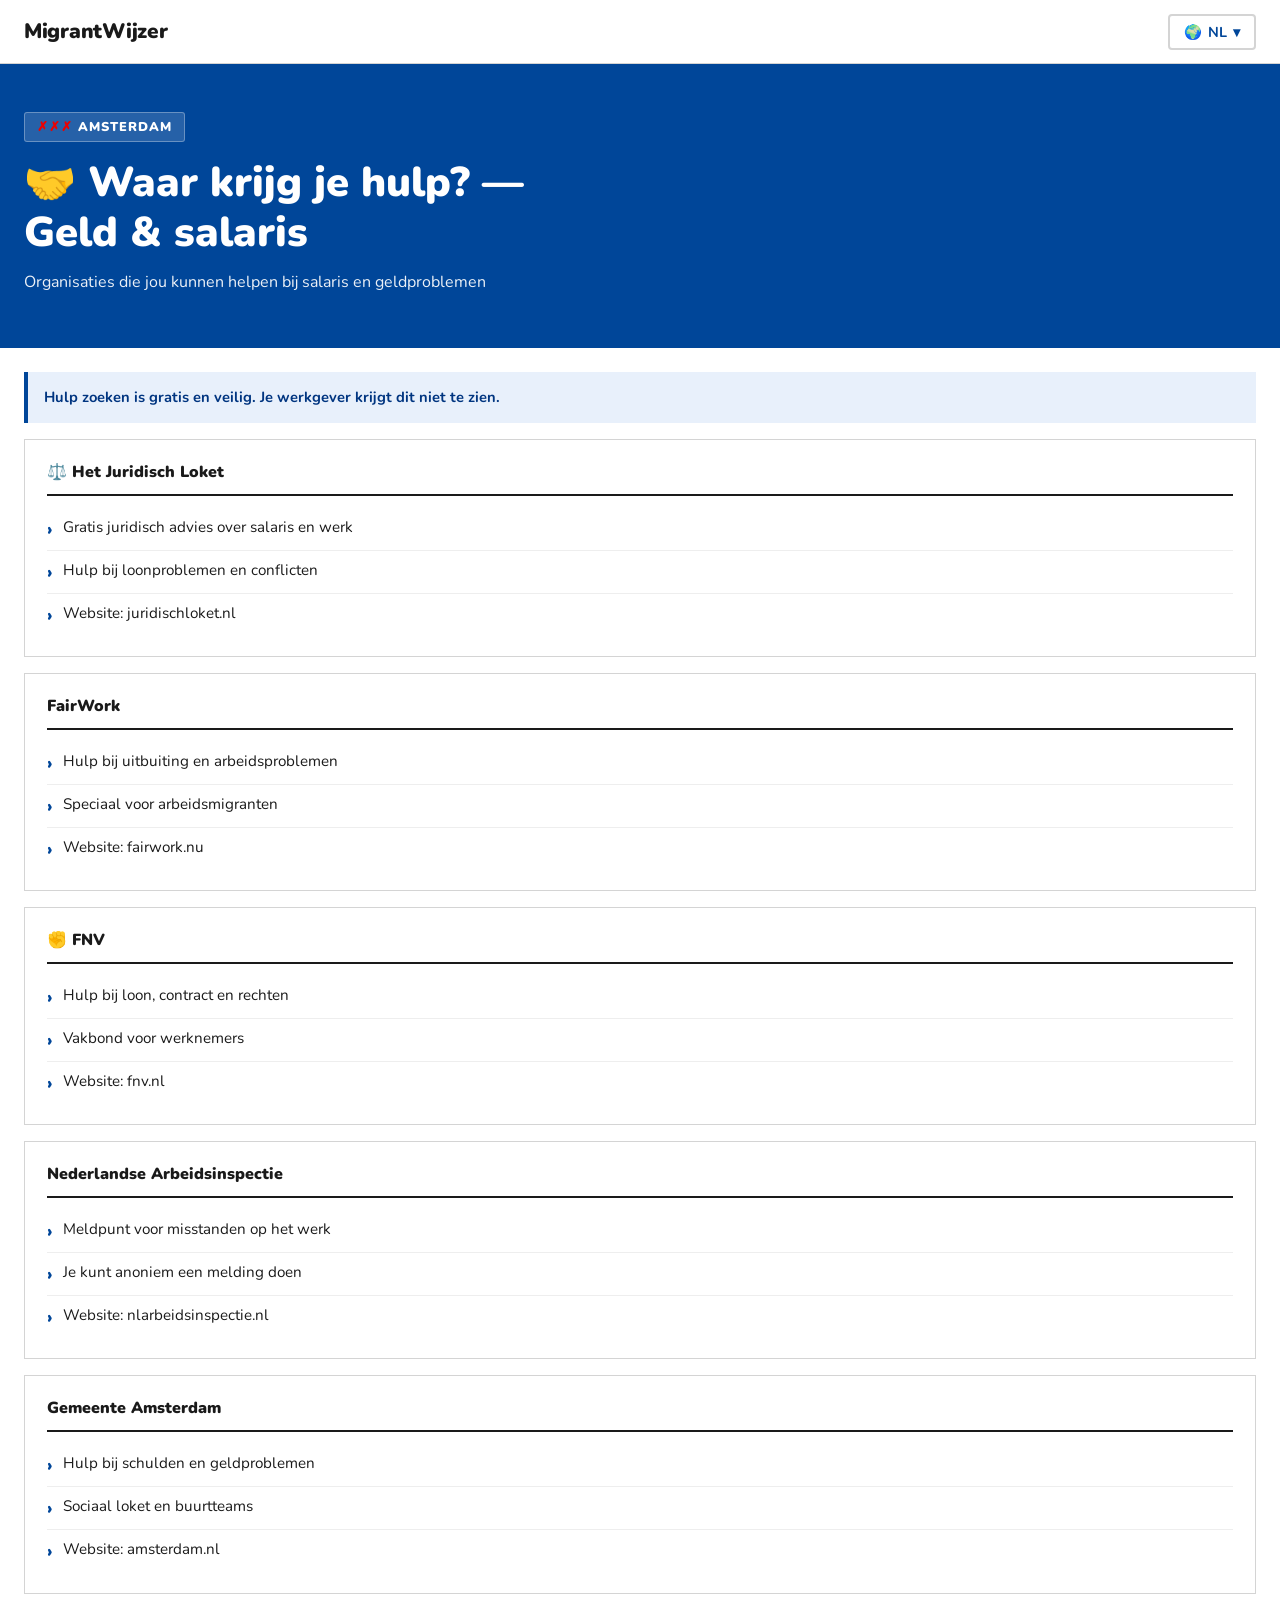
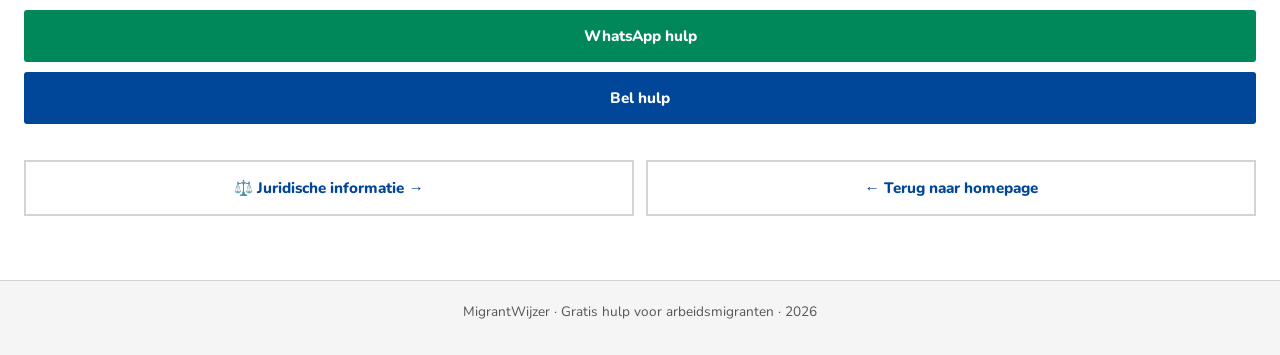
<file: html/hulp-geld.html>
<!DOCTYPE html>
<html lang="nl" dir="ltr">
<head>
  <meta charset="UTF-8" />
  <meta name="viewport" content="width=device-width, initial-scale=1.0"/>
  <title>🤝 Waar krijg je hulp? — Geld & salaris</title>
  <link rel="preconnect" href="https://fonts.googleapis.com">
  <link href="https://fonts.googleapis.com/css2?family=Nunito:wght@400;600;700;800;900&display=swap" rel="stylesheet">
  <link rel="stylesheet" href="../css/style.css">
</head>
<body>

<header>
  <a href="../index.html" class="logo" data-i18n="logo">MigrantWijzer</a>
  <div style="position:relative">
    <button class="lang-btn" id="langToggle">🌍 <span id="langLabel">NL</span> ▾</button>
    <div class="lang-menu" id="langMenu">
      <button onclick="setLang('nl')" class="active" id="btn-nl">🇳🇱 Nederlands</button>
      <button onclick="setLang('en')" id="btn-en">🇬🇧 English</button>
      <button onclick="setLang('pl')" id="btn-pl">🇵🇱 Polski</button>
      <button onclick="setLang('ro')" id="btn-ro">🇷🇴 Română</button>
      <button onclick="setLang('tr')" id="btn-tr">🇹🇷 Türkçe</button>
      <button onclick="setLang('ar')" id="btn-ar">🇸🇦 العربية</button>
    </div>
  </div>
</header>

<div class="hero">
  <div class="hero-badge"><span class="kruis">✗✗✗</span> <span data-i18n="badge">Amsterdam</span></div>
  <h1 data-i18n="hulp_geld_title">🤝 Waar krijg je hulp? — Geld & salaris</h1>
  <p data-i18n="hulp_geld_sub">Organisaties die jou kunnen helpen bij salaris en geldproblemen</p>
</div>

<div class="page-content">

  <div class="safe-box" data-i18n="safe_hulp">
    Hulp zoeken is gratis en veilig. Je werkgever krijgt dit niet te zien.
  </div>

  <div class="info-block">
    <h3 data-i18n="hulp_geld_h1">⚖️ Het Juridisch Loket</h3>
    <ul>
      <li data-i18n="hulp_geld_l1">Gratis juridisch advies over salaris en werk</li>
      <li data-i18n="hulp_geld_l2">Hulp bij loonproblemen en conflicten</li>
      <li data-i18n="hulp_geld_l3">Website: juridischloket.nl</li>
    </ul>
  </div>

  <div class="info-block">
    <h3 data-i18n="hulp_geld_h2"> FairWork</h3>
    <ul>
      <li data-i18n="hulp_geld_l4">Hulp bij uitbuiting en arbeidsproblemen</li>
      <li data-i18n="hulp_geld_l5">Speciaal voor arbeidsmigranten</li>
      <li data-i18n="hulp_geld_l6">Website: fairwork.nu</li>
    </ul>
  </div>

  <div class="info-block">
    <h3 data-i18n="hulp_geld_h3">✊ FNV</h3>
    <ul>
      <li data-i18n="hulp_geld_l7">Hulp bij loon, contract en rechten</li>
      <li data-i18n="hulp_geld_l8">Vakbond voor werknemers</li>
      <li data-i18n="hulp_geld_l9">Website: fnv.nl</li>
    </ul>
  </div>

  <div class="info-block">
    <h3 data-i18n="hulp_geld_h4"> Nederlandse Arbeidsinspectie</h3>
    <ul>
      <li data-i18n="hulp_geld_l10">Meldpunt voor misstanden op het werk</li>
      <li data-i18n="hulp_geld_l11">Je kunt anoniem een melding doen</li>
      <li data-i18n="hulp_geld_l12">Website: nlarbeidsinspectie.nl</li>
    </ul>
  </div>

  <div class="info-block">
    <h3 data-i18n="hulp_geld_h5"> Gemeente Amsterdam</h3>
    <ul>
      <li data-i18n="hulp_geld_l13">Hulp bij schulden en geldproblemen</li>
      <li data-i18n="hulp_geld_l14">Sociaal loket en buurtteams</li>
      <li data-i18n="hulp_geld_l15">Website: amsterdam.nl</li>
    </ul>
  </div>

  <div class="action-group">
    <a class="action-btn whatsapp" href="https://wa.me/31201234567" data-i18n="whatsapp"> WhatsApp hulp</a>
    <a class="action-btn phone"    href="tel:+31201234567"          data-i18n="bel"> Bel hulp</a>
  </div>

  <div style="display:flex; gap:12px; margin-top:16px; flex-wrap:wrap;">
    <a href="juridisch-geld.html" class="back-home-btn" style="flex:1;" data-i18n="juridisch_btn">⚖️ Juridische informatie →</a>
    <a href="../index.html"       class="back-home-btn" style="flex:1;" data-i18n="back_home">← Terug naar homepage</a>
  </div>

</div>

<footer data-i18n="footer">MigrantWijzer · Gratis hulp voor arbeidsmigranten · 2026</footer>
<script src="../java/translations.js"></script>
</body>
</html>
</file>
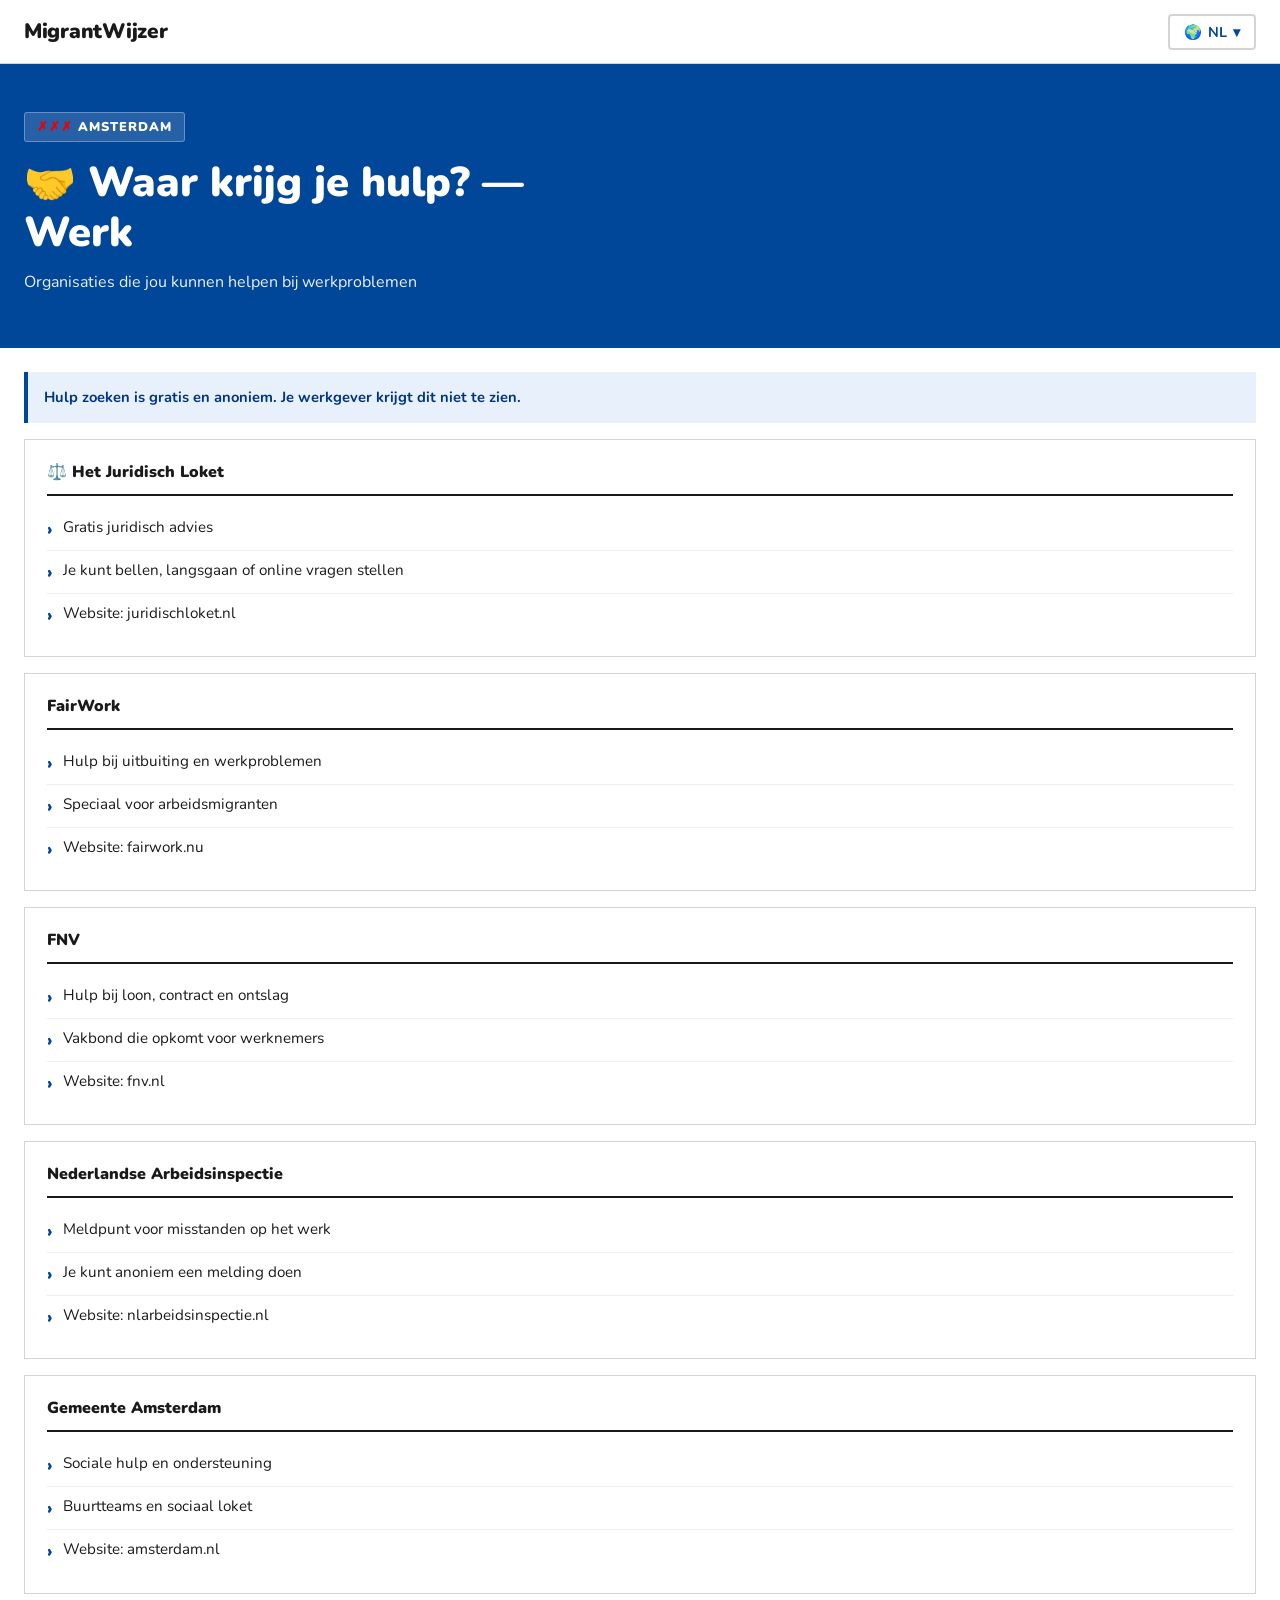
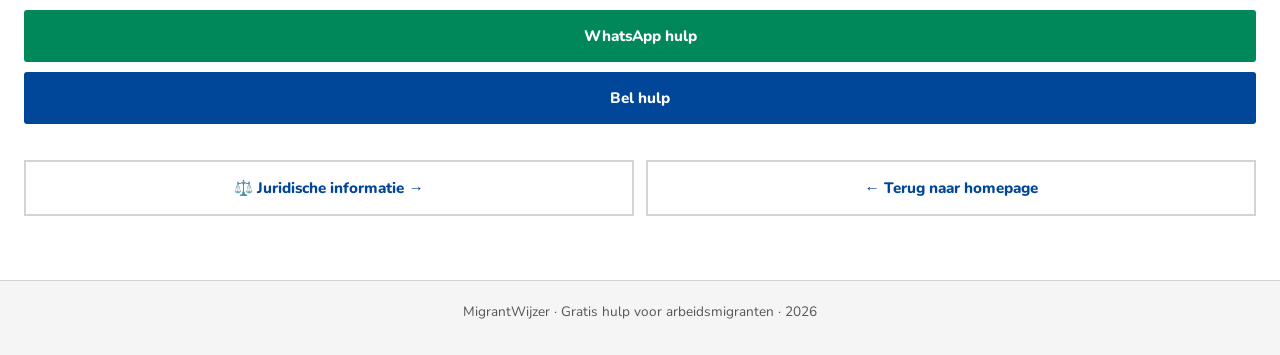
<file: html/hulp-werk.html>
<!DOCTYPE html>
<html lang="nl" dir="ltr">
<head>
  <meta charset="UTF-8" /><meta name="viewport" content="width=device-width, initial-scale=1.0"/>
  <title>🤝 Waar krijg je hulp? — Werk</title>
  <link rel="preconnect" href="https://fonts.googleapis.com">
  <link href="https://fonts.googleapis.com/css2?family=Nunito:wght@400;600;700;800;900&display=swap" rel="stylesheet">
  <link rel="stylesheet" href="../css/style.css">
</head>
<body>
<header>
  <a href="../index.html" class="logo" data-i18n="logo">MigrantWijzer</a>
  <div style="position:relative">
    <button class="lang-btn" id="langToggle">🌍 <span id="langLabel">NL</span> ▾</button>
    <div class="lang-menu" id="langMenu">
      <button onclick="setLang('nl')" class="active" id="btn-nl">🇳🇱 Nederlands</button>
      <button onclick="setLang('en')" id="btn-en">🇬🇧 English</button>
      <button onclick="setLang('pl')" id="btn-pl">🇵🇱 Polski</button>
      <button onclick="setLang('ro')" id="btn-ro">🇷🇴 Română</button>
      <button onclick="setLang('tr')" id="btn-tr">🇹🇷 Türkçe</button>
      <button onclick="setLang('ar')" id="btn-ar">🇸🇦 العربية</button>
    </div>
  </div>
</header>
<div class="hero">
  <div class="hero-badge"><span class="kruis">✗✗✗</span> <span data-i18n="badge">Amsterdam</span></div>
  <h1 data-i18n="hulp_werk_title">🤝 Waar krijg je hulp? — Werk</h1>
  <p data-i18n="hulp_werk_sub">Organisaties die jou kunnen helpen bij werkproblemen</p>
</div>
<div class="page-content">
  <div class="safe-box" data-i18n="hulp_werk_safe">Hulp zoeken is gratis en anoniem. Je werkgever krijgt dit niet te zien.</div>
  <div class="info-block">
    <h3 data-i18n="org_jl_h">⚖️ Het Juridisch Loket</h3>
    <ul>
      <li data-i18n="org_jl_l1">Gratis juridisch advies</li>
      <li data-i18n="org_jl_l2">Je kunt bellen, langsgaan of online vragen stellen</li>
      <li data-i18n="org_jl_web">Website: juridischloket.nl</li>
    </ul>
  </div>
  <div class="info-block">
    <h3 data-i18n="org_fw_h"> FairWork</h3>
    <ul>
      <li data-i18n="org_fw_l1">Hulp bij uitbuiting en werkproblemen</li>
      <li data-i18n="org_fw_l2">Speciaal voor arbeidsmigranten</li>
      <li data-i18n="org_fw_web">Website: fairwork.nu</li>
    </ul>
  </div>
  <div class="info-block">
    <h3 data-i18n="org_fnv_h"> FNV</h3>
    <ul>
      <li data-i18n="org_fnv_l1">Hulp bij loon, contract en ontslag</li>
      <li data-i18n="org_fnv_l2">Vakbond die opkomt voor werknemers</li>
      <li data-i18n="org_fnv_web">Website: fnv.nl</li>
    </ul>
  </div>
  <div class="info-block">
    <h3 data-i18n="org_arb_h"> Nederlandse Arbeidsinspectie</h3>
    <ul>
      <li data-i18n="org_arb_l1">Meldpunt voor misstanden op het werk</li>
      <li data-i18n="org_arb_l2">Je kunt anoniem een melding doen</li>
      <li data-i18n="org_arb_web">Website: nlarbeidsinspectie.nl</li>
    </ul>
  </div>
  <div class="info-block">
    <h3 data-i18n="org_gem_h"> Gemeente Amsterdam</h3>
    <ul>
      <li data-i18n="org_gem_l1">Sociale hulp en ondersteuning</li>
      <li data-i18n="org_gem_l2">Buurtteams en sociaal loket</li>
      <li data-i18n="org_gem_web">Website: amsterdam.nl</li>
    </ul>
  </div>
  <div class="action-group">
    <a class="action-btn whatsapp" href="https://wa.me/31201234567" data-i18n="whatsapp"> WhatsApp hulp</a>
    <a class="action-btn phone"    href="tel:+31201234567"          data-i18n="bel"> Bel hulp</a>
  </div>
  <div style="display:flex; gap:12px; margin-top:16px; flex-wrap:wrap;">
    <a href="juridisch-werk.html" class="back-home-btn" style="flex:1;" data-i18n="juridisch_btn">⚖️ Juridische informatie →</a>
    <a href="../index.html"       class="back-home-btn" style="flex:1;" data-i18n="back_home">← Terug naar homepage</a>
  </div>
</div>
<footer data-i18n="footer">MigrantWijzer · Gratis hulp voor arbeidsmigranten · 2026</footer>
<script src="../java/translations.js"></script>
</body>
</html>
</file>
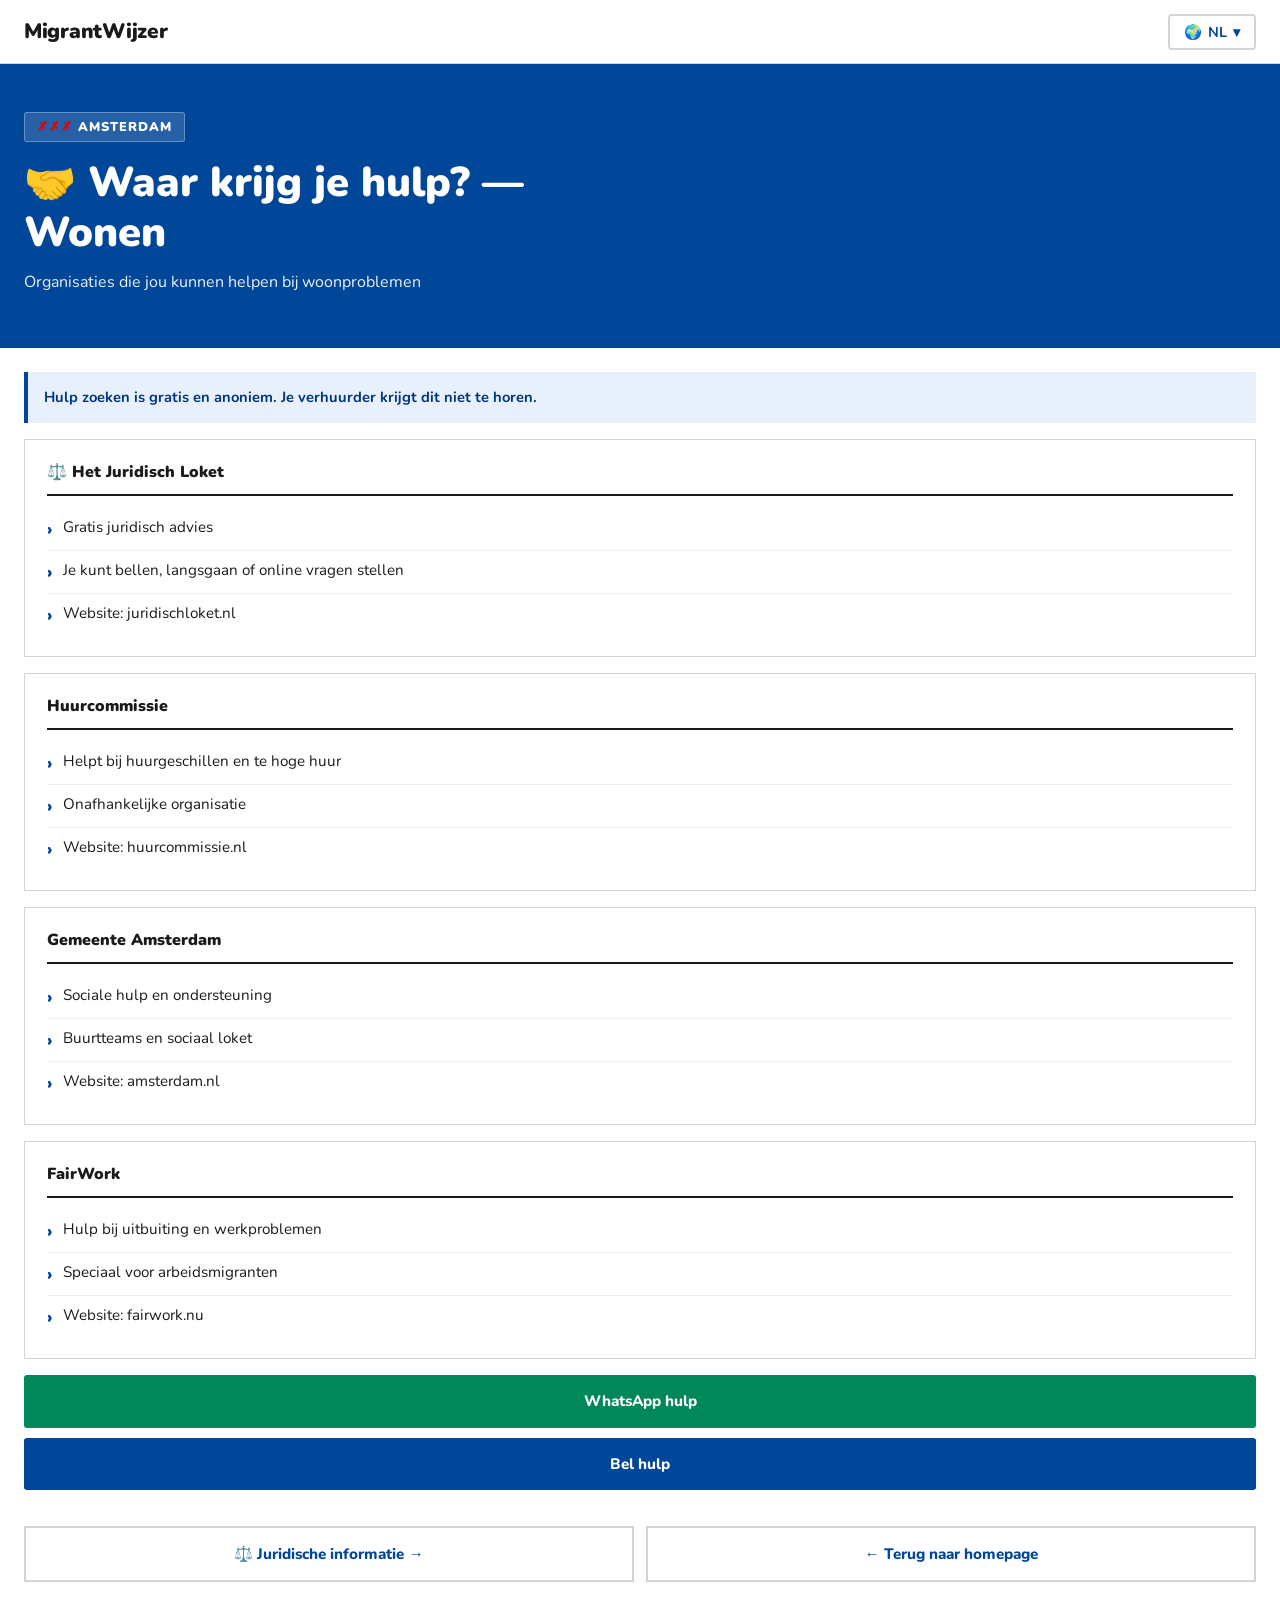
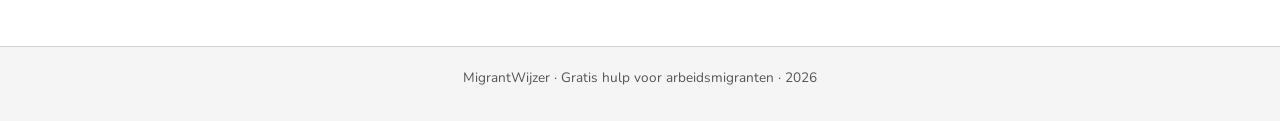
<file: html/hulp-wonen.html>
<!DOCTYPE html>
<html lang="nl" dir="ltr">
<head>
  <meta charset="UTF-8" /><meta name="viewport" content="width=device-width, initial-scale=1.0"/>
  <title>🤝 Waar krijg je hulp? — Wonen</title>
  <link rel="preconnect" href="https://fonts.googleapis.com">
  <link href="https://fonts.googleapis.com/css2?family=Nunito:wght@400;600;700;800;900&display=swap" rel="stylesheet">
  <link rel="stylesheet" href="../css/style.css">
</head>
<body>
<header>
  <a href="../index.html" class="logo" data-i18n="logo">MigrantWijzer</a>
  <div style="position:relative">
    <button class="lang-btn" id="langToggle">🌍 <span id="langLabel">NL</span> ▾</button>
    <div class="lang-menu" id="langMenu">
      <button onclick="setLang('nl')" class="active" id="btn-nl">🇳🇱 Nederlands</button>
      <button onclick="setLang('en')" id="btn-en">🇬🇧 English</button>
      <button onclick="setLang('pl')" id="btn-pl">🇵🇱 Polski</button>
      <button onclick="setLang('ro')" id="btn-ro">🇷🇴 Română</button>
      <button onclick="setLang('tr')" id="btn-tr">🇹🇷 Türkçe</button>
      <button onclick="setLang('ar')" id="btn-ar">🇸🇦 العربية</button>
    </div>
  </div>
</header>
<div class="hero">
  <div class="hero-badge"><span class="kruis">✗✗✗</span> <span data-i18n="badge">Amsterdam</span></div>
  <h1 data-i18n="hulp_wonen_title">🤝 Waar krijg je hulp? — Wonen</h1>
  <p data-i18n="hulp_wonen_sub">Organisaties die jou kunnen helpen bij woonproblemen</p>
</div>
<div class="page-content">
  <div class="safe-box" data-i18n="hulp_wonen_safe">Hulp zoeken is gratis en anoniem. Je verhuurder krijgt dit niet te horen.</div>
  <div class="info-block">
    <h3 data-i18n="org_jl_h">⚖️ Het Juridisch Loket</h3>
    <ul>
      <li data-i18n="org_jl_l1">Gratis juridisch advies</li>
      <li data-i18n="org_jl_l2">Je kunt bellen, langsgaan of online vragen stellen</li>
      <li data-i18n="org_jl_web">Website: juridischloket.nl</li>
    </ul>
  </div>
  <div class="info-block">
    <h3 data-i18n="org_hc_h"> Huurcommissie</h3>
    <ul>
      <li data-i18n="org_hc_l1">Helpt bij huurgeschillen en te hoge huur</li>
      <li data-i18n="org_hc_l2">Onafhankelijke organisatie</li>
      <li data-i18n="org_hc_web">Website: huurcommissie.nl</li>
    </ul>
  </div>
  <div class="info-block">
    <h3 data-i18n="org_gem_h"> Gemeente Amsterdam</h3>
    <ul>
      <li data-i18n="org_gem_l1">Sociale hulp en ondersteuning</li>
      <li data-i18n="org_gem_l2">Buurtteams en sociaal loket</li>
      <li data-i18n="org_gem_web">Website: amsterdam.nl</li>
    </ul>
  </div>
  <div class="info-block">
    <h3 data-i18n="org_fw_h"> FairWork</h3>
    <ul>
      <li data-i18n="org_fw_l1">Hulp bij uitbuiting en werkproblemen</li>
      <li data-i18n="org_fw_l2">Speciaal voor arbeidsmigranten</li>
      <li data-i18n="org_fw_web">Website: fairwork.nu</li>
    </ul>
  </div>
  <div class="action-group">
    <a class="action-btn whatsapp" href="https://wa.me/31201234567" data-i18n="whatsapp"> WhatsApp hulp</a>
    <a class="action-btn phone"    href="tel:+31201234567"          data-i18n="bel"> Bel hulp</a>
  </div>
  <div style="display:flex; gap:12px; margin-top:16px; flex-wrap:wrap;">
    <a href="juridisch-wonen.html" class="back-home-btn" style="flex:1;" data-i18n="juridisch_btn">⚖️ Juridische informatie →</a>
    <a href="../index.html"        class="back-home-btn" style="flex:1;" data-i18n="back_home">← Terug naar homepage</a>
  </div>
</div>
<footer data-i18n="footer">MigrantWijzer · Gratis hulp voor arbeidsmigranten · 2026</footer>
<script src="../java/translations.js"></script>
</body>
</html>
</file>
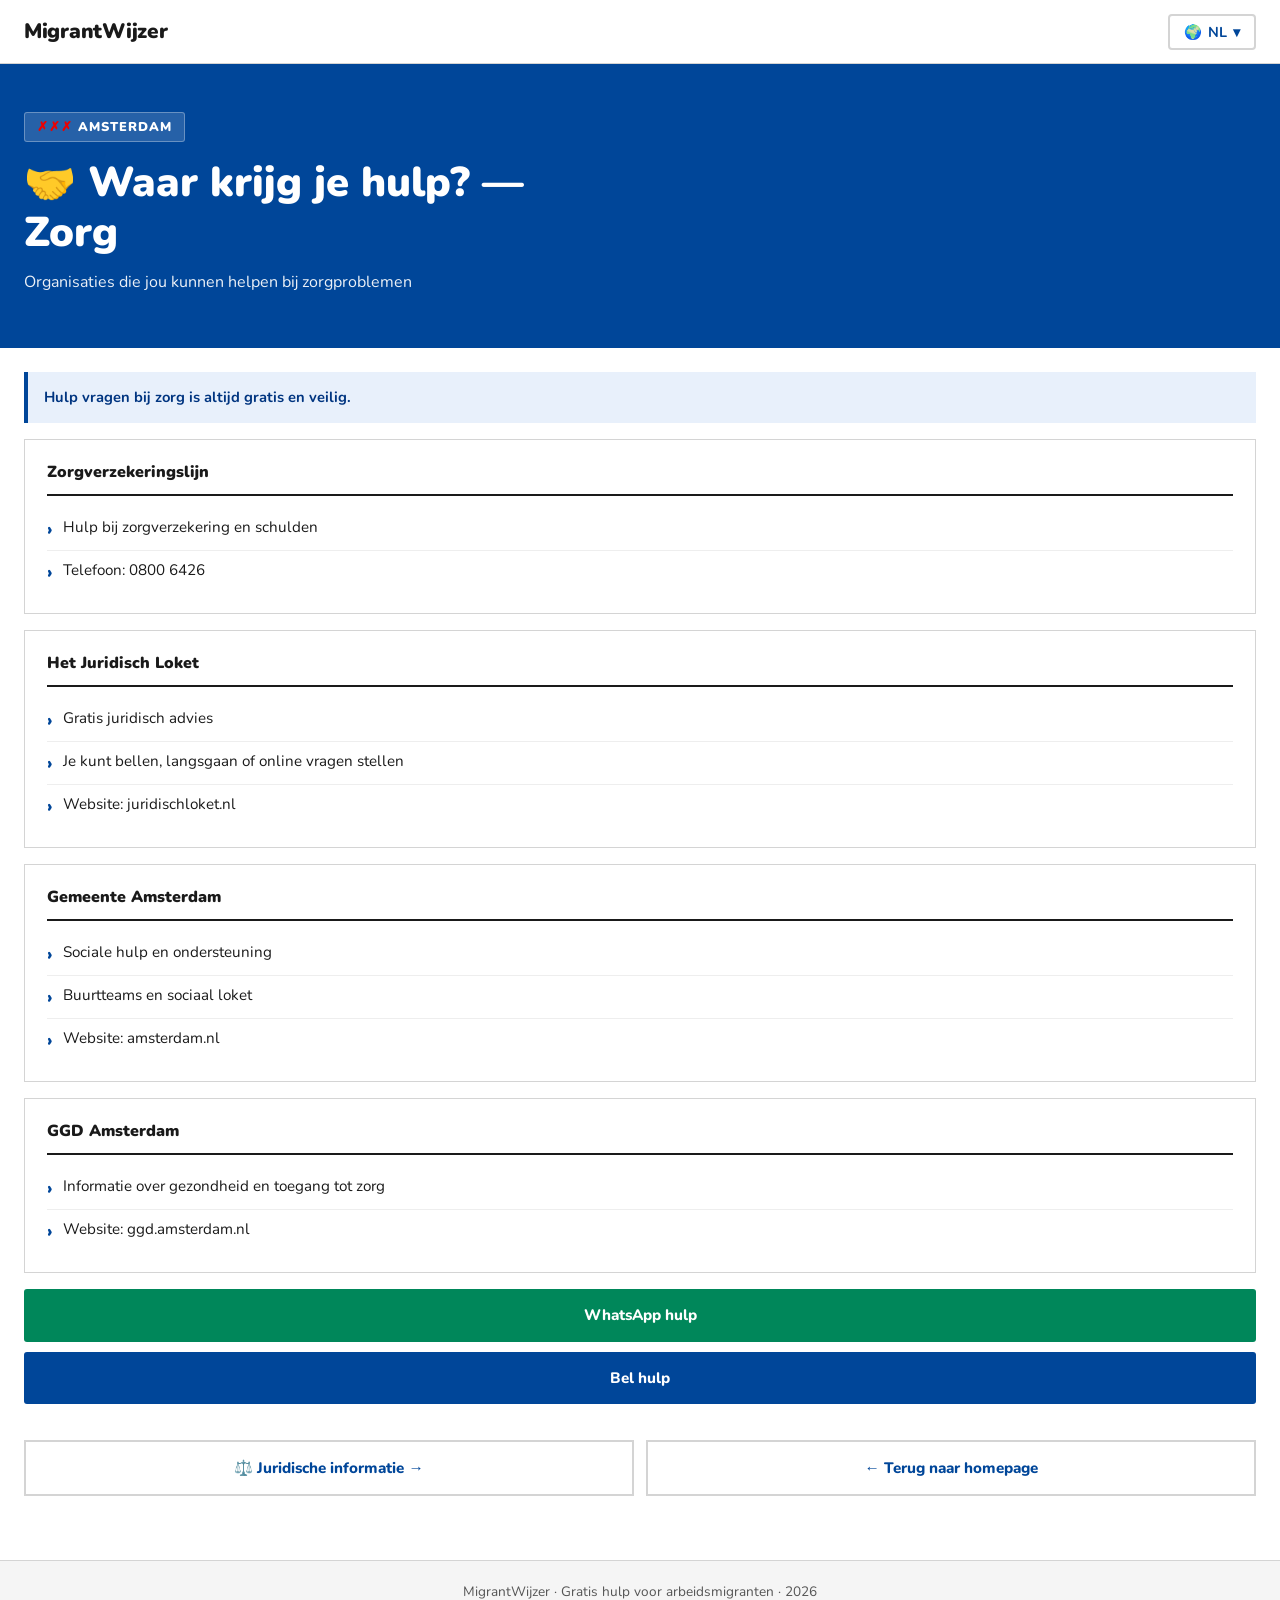
<file: html/hulp-zorg.html>
<!DOCTYPE html>
<html lang="nl" dir="ltr">
<head>
  <meta charset="UTF-8" /><meta name="viewport" content="width=device-width, initial-scale=1.0"/>
  <title>🤝 Waar krijg je hulp? — Zorg</title>
  <link rel="preconnect" href="https://fonts.googleapis.com">
  <link href="https://fonts.googleapis.com/css2?family=Nunito:wght@400;600;700;800;900&display=swap" rel="stylesheet">
  <link rel="stylesheet" href="../css/style.css">
</head>
<body>
<header>
  <a href="../index.html" class="logo" data-i18n="logo">MigrantWijzer</a>
  <div style="position:relative">
    <button class="lang-btn" id="langToggle">🌍 <span id="langLabel">NL</span> ▾</button>
    <div class="lang-menu" id="langMenu">
      <button onclick="setLang('nl')" class="active" id="btn-nl">🇳🇱 Nederlands</button>
      <button onclick="setLang('en')" id="btn-en">🇬🇧 English</button>
      <button onclick="setLang('pl')" id="btn-pl">🇵🇱 Polski</button>
      <button onclick="setLang('ro')" id="btn-ro">🇷🇴 Română</button>
      <button onclick="setLang('tr')" id="btn-tr">🇹🇷 Türkçe</button>
      <button onclick="setLang('ar')" id="btn-ar">🇸🇦 العربية</button>
    </div>
  </div>
</header>

<div class="hero">
  <div class="hero-badge"><span class="kruis">✗✗✗</span> <span data-i18n="badge">Amsterdam</span></div>
  <h1 data-i18n="hulp_zorg_title">🤝 Waar krijg je hulp? — Zorg</h1>
  <p data-i18n="hulp_zorg_sub">Organisaties die jou kunnen helpen bij zorgproblemen</p>
</div>

<div class="page-content">

  <div class="safe-box" data-i18n="hulp_zorg_safe">Hulp vragen bij zorg is altijd gratis en veilig.</div>

  <div class="info-block">
    <h3 data-i18n="org_zvl_h"> Zorgverzekeringslijn</h3>
    <ul>
      <li data-i18n="org_zvl_l1">Hulp bij zorgverzekering en schulden</li>
      <li data-i18n="org_zvl_l2">Telefoon: 0800 6426</li>
    </ul>
  </div>

  <div class="info-block">
    <h3 data-i18n="org_jl_h"> Het Juridisch Loket</h3>
    <ul>
      <li data-i18n="org_jl_l1">Gratis juridisch advies</li>
      <li data-i18n="org_jl_l2">Je kunt bellen, langsgaan of online vragen stellen</li>
      <li data-i18n="org_jl_web">Website: juridischloket.nl</li>
    </ul>
  </div>

  <div class="info-block">
    <h3 data-i18n="org_gem_h"> Gemeente Amsterdam</h3>
    <ul>
      <li data-i18n="org_gem_l1">Sociale hulp en ondersteuning</li>
      <li data-i18n="org_gem_l2">Buurtteams en sociaal loket</li>
      <li data-i18n="org_gem_web">Website: amsterdam.nl</li>
    </ul>
  </div>

  <div class="info-block">
    <h3 data-i18n="org_ggd_h"> GGD Amsterdam</h3>
    <ul>
      <li data-i18n="org_ggd_l1">Informatie over gezondheid en toegang tot zorg</li>
      <li data-i18n="org_ggd_web">Website: ggd.amsterdam.nl</li>
    </ul>
  </div>

  <div class="action-group">
    <a class="action-btn whatsapp" href="https://wa.me/31201234567" data-i18n="whatsapp"> WhatsApp hulp</a>
    <a class="action-btn phone"    href="tel:+31201234567"          data-i18n="bel"> Bel hulp</a>
  </div>

  <div style="display:flex; gap:12px; margin-top:16px; flex-wrap:wrap;">
    <a href="juridisch-zorg.html" class="back-home-btn" style="flex:1;" data-i18n="juridisch_btn">⚖️ Juridische informatie →</a>
    <a href="../index.html"       class="back-home-btn" style="flex:1;" data-i18n="back_home">← Terug naar homepage</a>
  </div>

</div>

<footer data-i18n="footer">MigrantWijzer · Gratis hulp voor arbeidsmigranten · 2026</footer>
<script src="../java/translations.js"></script>
</body>
</html>
</file>
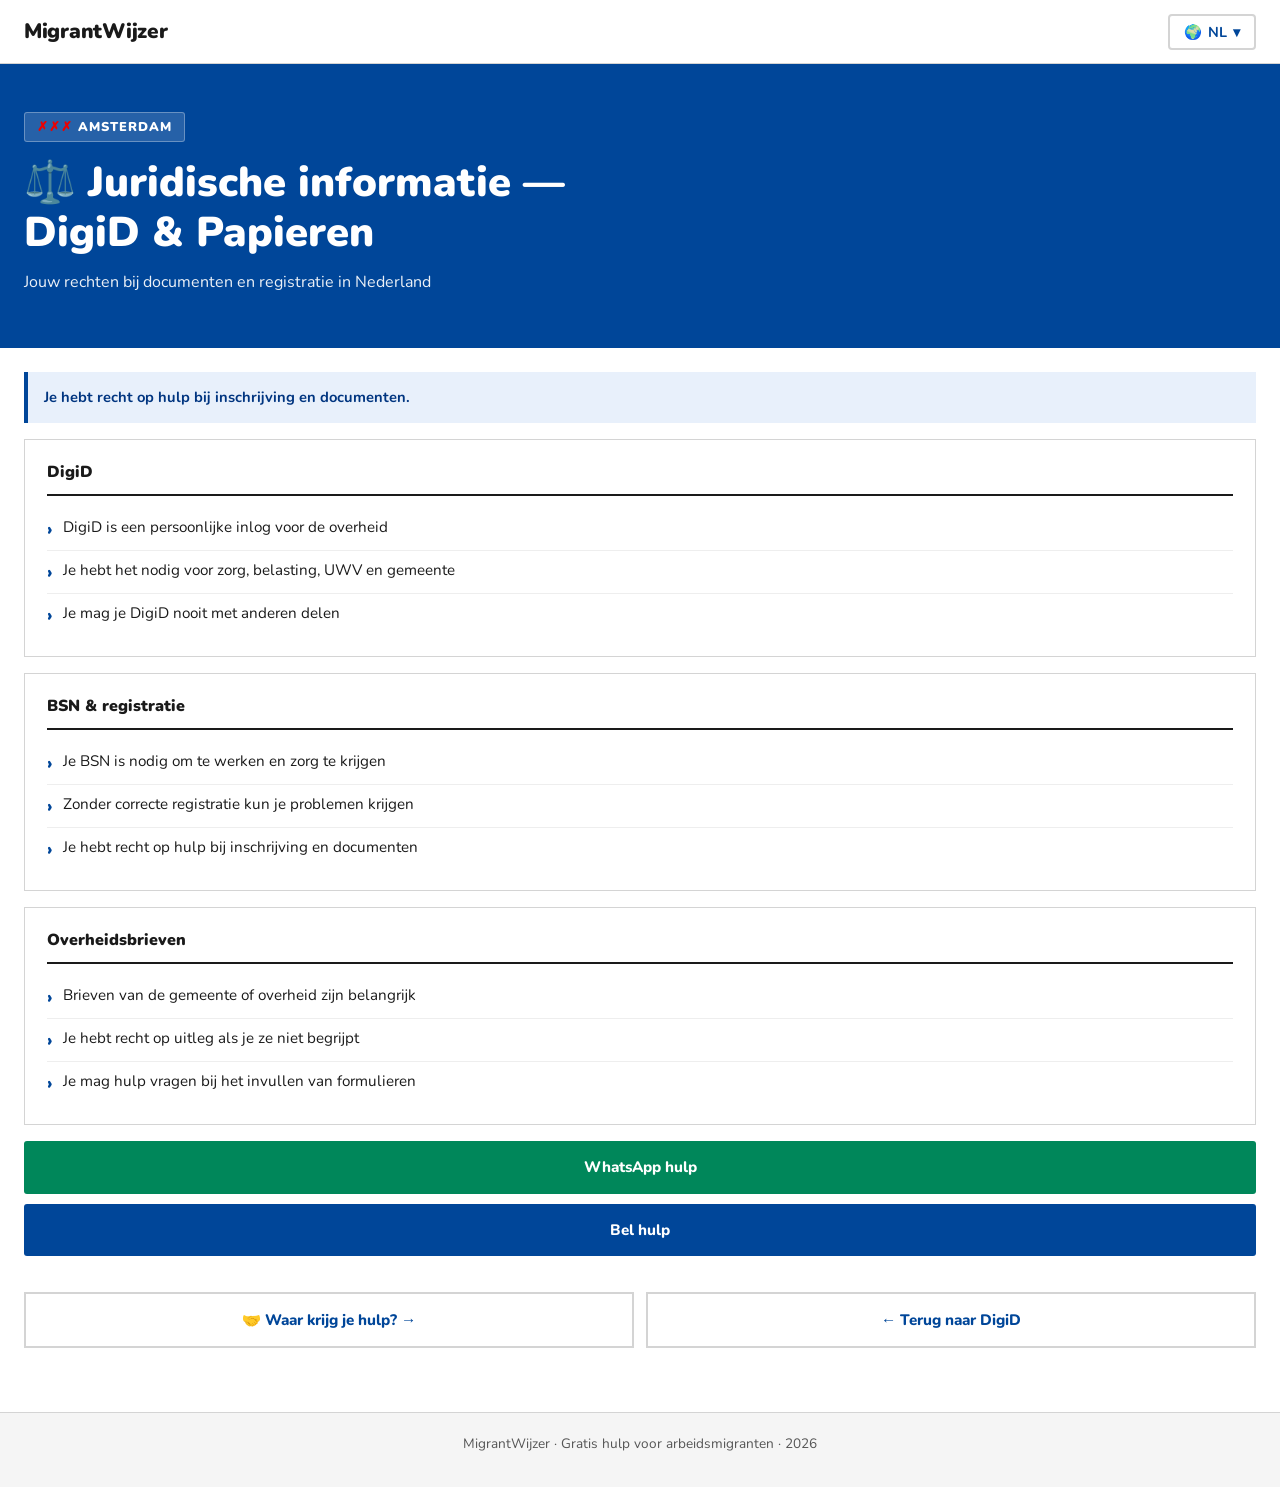
<file: html/juridisch-digi.html>
<!DOCTYPE html>
<html lang="nl" dir="ltr">
<head>
  <meta charset="UTF-8" /><meta name="viewport" content="width=device-width, initial-scale=1.0"/>
  <title>⚖️ Juridische informatie — DigiD</title>
  <link rel="preconnect" href="https://fonts.googleapis.com">
  <link href="https://fonts.googleapis.com/css2?family=Nunito:wght@400;600;700;800;900&display=swap" rel="stylesheet">
  <link rel="stylesheet" href="../css/style.css">
</head>
<body>
<header>
  <a href="../index.html" class="logo" data-i18n="logo">MigrantWijzer</a>
  <div style="position:relative">
    <button class="lang-btn" id="langToggle">🌍 <span id="langLabel">NL</span> ▾</button>
    <div class="lang-menu" id="langMenu">
      <button onclick="setLang('nl')" class="active" id="btn-nl">🇳🇱 Nederlands</button>
      <button onclick="setLang('en')" id="btn-en">🇬🇧 English</button>
      <button onclick="setLang('pl')" id="btn-pl">🇵🇱 Polski</button>
      <button onclick="setLang('ro')" id="btn-ro">🇷🇴 Română</button>
      <button onclick="setLang('tr')" id="btn-tr">🇹🇷 Türkçe</button>
      <button onclick="setLang('ar')" id="btn-ar">🇸🇦 العربية</button>
    </div>
  </div>
</header>
<div class="hero">
  <div class="hero-badge"><span class="kruis">✗✗✗</span> <span data-i18n="badge">Amsterdam</span></div>
  <h1 data-i18n="digi_jur_title">⚖️ Juridische informatie — DigiD & Papieren</h1>
  <p data-i18n="digi_jur_sub">Jouw rechten bij documenten en registratie in Nederland</p>
</div>
<div class="page-content">
  <div class="safe-box" data-i18n="digi_jur_safe">Je hebt recht op hulp bij inschrijving en documenten.</div>
  <div class="info-block">
    <h3 data-i18n="digi_h1"> DigiD</h3>
    <ul>
      <li data-i18n="digi_l1">DigiD is een persoonlijke inlog voor de overheid</li>
      <li data-i18n="digi_l2">Je hebt het nodig voor zorg, belasting, UWV en gemeente</li>
      <li data-i18n="digi_l3">Je mag je DigiD nooit met anderen delen</li>
    </ul>
  </div>
  <div class="info-block">
    <h3 data-i18n="digi_h2"> BSN & registratie</h3>
    <ul>
      <li data-i18n="digi_l4">Je BSN is nodig om te werken en zorg te krijgen</li>
      <li data-i18n="digi_l5">Zonder correcte registratie kun je problemen krijgen</li>
      <li data-i18n="digi_l6">Je hebt recht op hulp bij inschrijving en documenten</li>
    </ul>
  </div>
  <div class="info-block">
    <h3 data-i18n="digi_h3"> Overheidsbrieven</h3>
    <ul>
      <li data-i18n="digi_l7">Brieven van de gemeente of overheid zijn belangrijk</li>
      <li data-i18n="digi_l8">Je hebt recht op uitleg als je ze niet begrijpt</li>
      <li data-i18n="digi_l9">Je mag hulp vragen bij het invullen van formulieren</li>
    </ul>
  </div>
  <div class="action-group">
    <a class="action-btn whatsapp" href="https://wa.me/31201234567" data-i18n="whatsapp"> WhatsApp hulp</a>
    <a class="action-btn phone"    href="tel:+31201234567"          data-i18n="bel"> Bel hulp</a>
  </div>
  <div style="display:flex; gap:12px; margin-top:16px; flex-wrap:wrap;">
    <a href="hulp-digi.html" class="back-home-btn" style="flex:1;" data-i18n="hulp_btn">🤝 Waar krijg je hulp? →</a>
    <a href="digi.html"      class="back-home-btn" style="flex:1;" data-i18n="back_home">← Terug naar DigiD</a>
  </div>
</div>
<footer data-i18n="footer">MigrantWijzer · Gratis hulp voor arbeidsmigranten · 2026</footer>
<script src="../java/translations.js"></script>
</body>
</html>
</file>
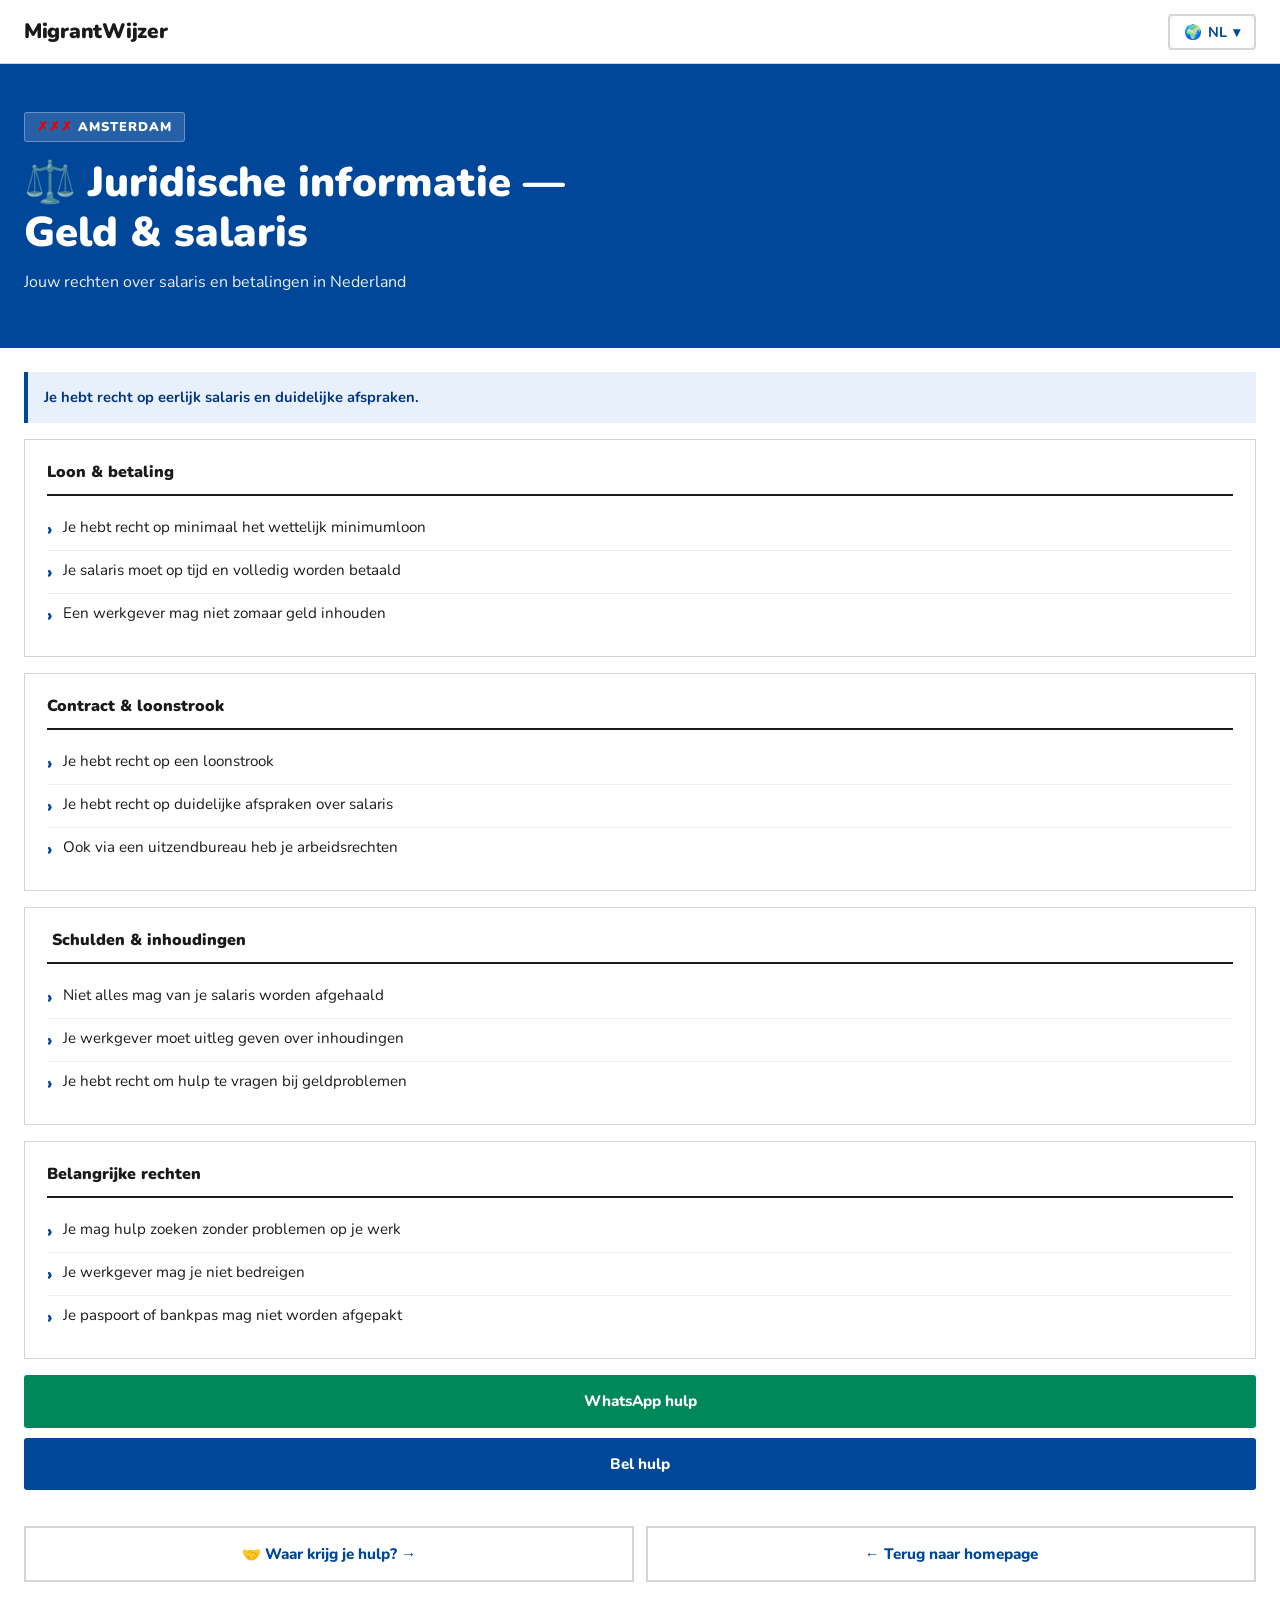
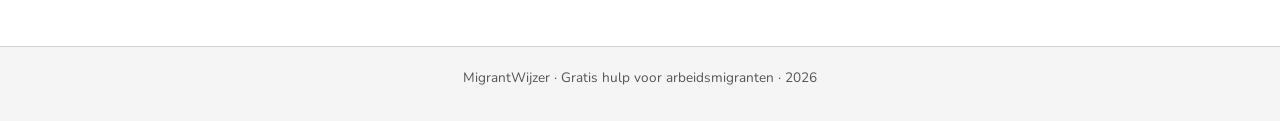
<file: html/juridisch-geld.html>
<!DOCTYPE html>
<html lang="nl" dir="ltr">
<head>
  <meta charset="UTF-8" />
  <meta name="viewport" content="width=device-width, initial-scale=1.0"/>
  <title>⚖️ Juridische informatie — Geld & salaris</title>
  <link rel="preconnect" href="https://fonts.googleapis.com">
  <link href="https://fonts.googleapis.com/css2?family=Nunito:wght@400;600;700;800;900&display=swap" rel="stylesheet">
  <link rel="stylesheet" href="../css/style.css">
</head>
<body>

<header>
  <a href="../index.html" class="logo" data-i18n="logo">MigrantWijzer</a>
  <div style="position:relative">
    <button class="lang-btn" id="langToggle">🌍 <span id="langLabel">NL</span> ▾</button>
    <div class="lang-menu" id="langMenu">
      <button onclick="setLang('nl')" class="active" id="btn-nl">🇳🇱 Nederlands</button>
      <button onclick="setLang('en')" id="btn-en">🇬🇧 English</button>
      <button onclick="setLang('pl')" id="btn-pl">🇵🇱 Polski</button>
      <button onclick="setLang('ro')" id="btn-ro">🇷🇴 Română</button>
      <button onclick="setLang('tr')" id="btn-tr">🇹🇷 Türkçe</button>
      <button onclick="setLang('ar')" id="btn-ar">🇸🇦 العربية</button>
    </div>
  </div>
</header>

<div class="hero">
  <div class="hero-badge"><span class="kruis">✗✗✗</span> <span data-i18n="badge">Amsterdam</span></div>
  <h1 data-i18n="geld_jur_title">⚖️ Juridische informatie — Geld & salaris</h1>
  <p data-i18n="geld_jur_sub">Jouw rechten over salaris en betalingen in Nederland</p>
</div>

<div class="page-content">

  <div class="safe-box" data-i18n="geld_jur_safe">
    Je hebt recht op eerlijk salaris en duidelijke afspraken.
  </div>

  <div class="info-block">
    <h3 data-i18n="geld_h1"> Loon & betaling</h3>
    <ul>
      <li data-i18n="geld_l1">Je hebt recht op minimaal het wettelijk minimumloon</li>
      <li data-i18n="geld_l2">Je salaris moet op tijd en volledig worden betaald</li>
      <li data-i18n="geld_l3">Een werkgever mag niet zomaar geld inhouden</li>
    </ul>
  </div>

  <div class="info-block">
    <h3 data-i18n="geld_h2"> Contract & loonstrook</h3>
    <ul>
      <li data-i18n="geld_l4">Je hebt recht op een loonstrook</li>
      <li data-i18n="geld_l5">Je hebt recht op duidelijke afspraken over salaris</li>
      <li data-i18n="geld_l6">Ook via een uitzendbureau heb je arbeidsrechten</li>
    </ul>
  </div>

  <div class="info-block">
    <h3 data-i18n="geld_h3">️ Schulden & inhoudingen</h3>
    <ul>
      <li data-i18n="geld_l7">Niet alles mag van je salaris worden afgehaald</li>
      <li data-i18n="geld_l8">Je werkgever moet uitleg geven over inhoudingen</li>
      <li data-i18n="geld_l9">Je hebt recht om hulp te vragen bij geldproblemen</li>
    </ul>
  </div>

  <div class="info-block">
    <h3 data-i18n="geld_h4"> Belangrijke rechten</h3>
    <ul>
      <li data-i18n="geld_l10">Je mag hulp zoeken zonder problemen op je werk</li>
      <li data-i18n="geld_l11">Je werkgever mag je niet bedreigen</li>
      <li data-i18n="geld_l12">Je paspoort of bankpas mag niet worden afgepakt</li>
    </ul>
  </div>

  <div class="action-group">
    <a class="action-btn whatsapp" href="https://wa.me/31201234567" data-i18n="whatsapp"> WhatsApp hulp</a>
    <a class="action-btn phone"    href="tel:+31201234567"          data-i18n="bel"> Bel hulp</a>
  </div>

  <div style="display:flex; gap:12px; margin-top:16px; flex-wrap:wrap;">
    <a href="hulp-geld.html"   class="back-home-btn" style="flex:1;" data-i18n="hulp_btn">🤝 Waar krijg je hulp? →</a>
    <a href="../index.html"    class="back-home-btn" style="flex:1;" data-i18n="back_home">← Terug naar homepage</a>
  </div>

</div>

<footer data-i18n="footer">MigrantWijzer · Gratis hulp voor arbeidsmigranten · 2026</footer>
<script src="../java/translations.js"></script>
</body>
</html>
</file>
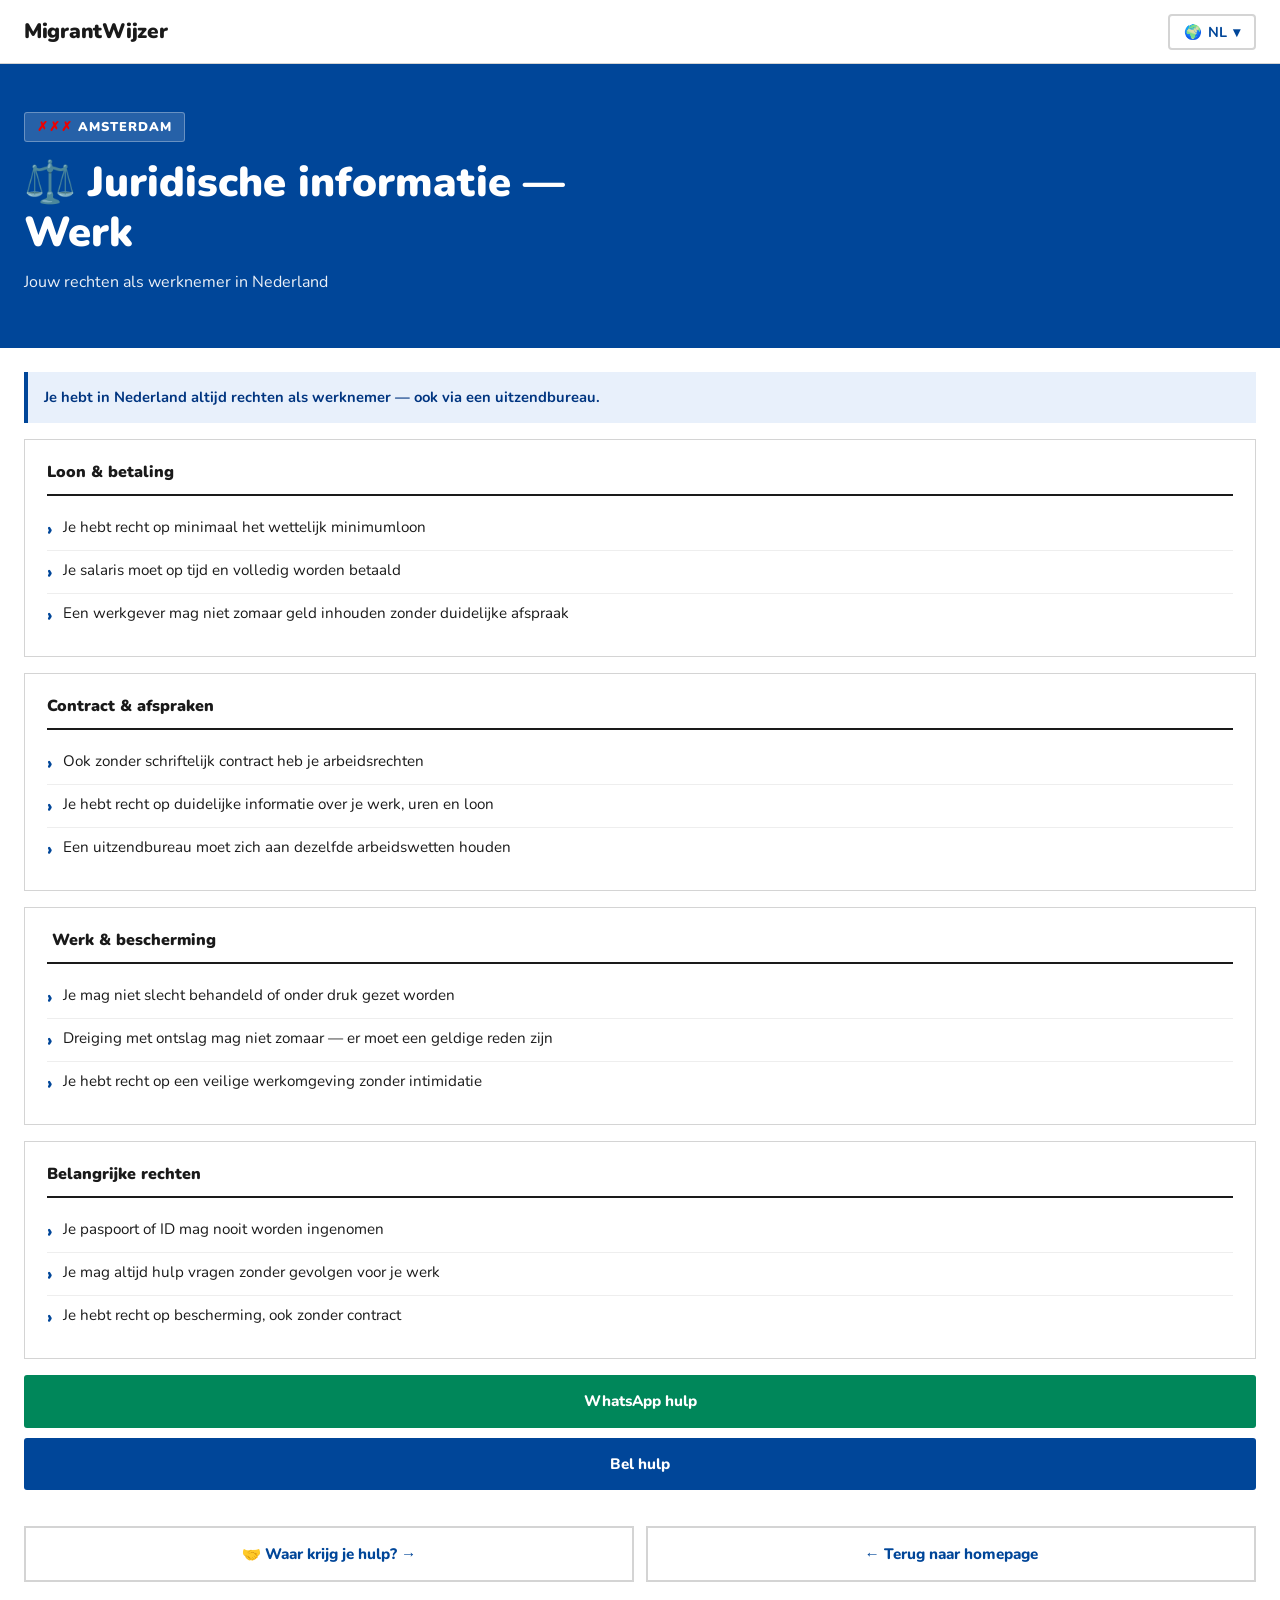
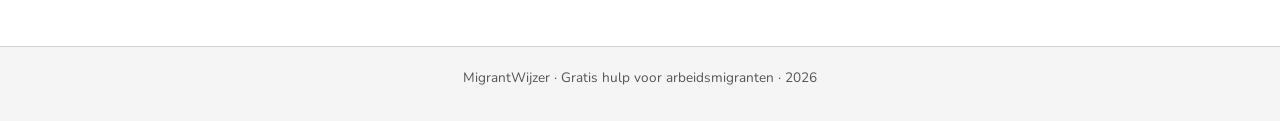
<file: html/juridisch-werk.html>
<!DOCTYPE html>
<html lang="nl" dir="ltr">
<head>
  <meta charset="UTF-8" /><meta name="viewport" content="width=device-width, initial-scale=1.0"/>
  <title>⚖️ Juridische informatie — Werk</title>
  <link rel="preconnect" href="https://fonts.googleapis.com">
  <link href="https://fonts.googleapis.com/css2?family=Nunito:wght@400;600;700;800;900&display=swap" rel="stylesheet">
  <link rel="stylesheet" href="../css/style.css">
</head>
<body>
<header>
  <a href="../index.html" class="logo" data-i18n="logo">MigrantWijzer</a>
  <div style="position:relative">
    <button class="lang-btn" id="langToggle">🌍 <span id="langLabel">NL</span> ▾</button>
    <div class="lang-menu" id="langMenu">
      <button onclick="setLang('nl')" class="active" id="btn-nl">🇳🇱 Nederlands</button>
      <button onclick="setLang('en')" id="btn-en">🇬🇧 English</button>
      <button onclick="setLang('pl')" id="btn-pl">🇵🇱 Polski</button>
      <button onclick="setLang('ro')" id="btn-ro">🇷🇴 Română</button>
      <button onclick="setLang('tr')" id="btn-tr">🇹🇷 Türkçe</button>
      <button onclick="setLang('ar')" id="btn-ar">🇸🇦 العربية</button>
    </div>
  </div>
</header>
<div class="hero">
  <div class="hero-badge"><span class="kruis">✗✗✗</span> <span data-i18n="badge">Amsterdam</span></div>
  <h1 data-i18n="werk_jur_title">⚖️ Juridische informatie — Werk</h1>
  <p data-i18n="werk_jur_sub">Jouw rechten als werknemer in Nederland</p>
</div>
<div class="page-content">
  <div class="safe-box" data-i18n="werk_jur_safe">Je hebt in Nederland altijd rechten als werknemer — ook via een uitzendbureau.</div>
  <div class="info-block">
    <h3 data-i18n="werk_h1"> Loon & betaling</h3>
    <ul>
      <li data-i18n="werk_l1">Je hebt recht op minimaal het wettelijk minimumloon</li>
      <li data-i18n="werk_l2">Je salaris moet op tijd en volledig worden betaald</li>
      <li data-i18n="werk_l3">Een werkgever mag niet zomaar geld inhouden zonder duidelijke afspraak</li>
    </ul>
  </div>
  <div class="info-block">
    <h3 data-i18n="werk_h2"> Contract & afspraken</h3>
    <ul>
      <li data-i18n="werk_l4">Ook zonder schriftelijk contract heb je arbeidsrechten</li>
      <li data-i18n="werk_l5">Je hebt recht op duidelijke informatie over je werk, uren en loon</li>
      <li data-i18n="werk_l6">Een uitzendbureau moet zich aan dezelfde arbeidswetten houden</li>
    </ul>
  </div>
  <div class="info-block">
    <h3 data-i18n="werk_h3">️ Werk & bescherming</h3>
    <ul>
      <li data-i18n="werk_l7">Je mag niet slecht behandeld of onder druk gezet worden</li>
      <li data-i18n="werk_l8">Dreiging met ontslag mag niet zomaar — er moet een geldige reden zijn</li>
      <li data-i18n="werk_l9">Je hebt recht op een veilige werkomgeving zonder intimidatie</li>
    </ul>
  </div>
  <div class="info-block">
    <h3 data-i18n="werk_h4"> Belangrijke rechten</h3>
    <ul>
      <li data-i18n="werk_l10">Je paspoort of ID mag nooit worden ingenomen</li>
      <li data-i18n="werk_l11">Je mag altijd hulp vragen zonder gevolgen voor je werk</li>
      <li data-i18n="werk_l12">Je hebt recht op bescherming, ook zonder contract</li>
    </ul>
  </div>
  <div class="action-group">
    <a class="action-btn whatsapp" href="https://wa.me/31201234567" data-i18n="whatsapp"> WhatsApp hulp</a>
    <a class="action-btn phone"    href="tel:+31201234567"          data-i18n="bel"> Bel hulp</a>
  </div>
  <div style="display:flex; gap:12px; margin-top:16px; flex-wrap:wrap;">
    <a href="hulp-werk.html" class="back-home-btn" style="flex:1;" data-i18n="hulp_btn">🤝 Waar krijg je hulp? →</a>
    <a href="../index.html"  class="back-home-btn" style="flex:1;" data-i18n="back_home">← Terug naar homepage</a>
  </div>
</div>
<footer data-i18n="footer">MigrantWijzer · Gratis hulp voor arbeidsmigranten · 2026</footer>
<script src="../java/translations.js"></script>
</body>
</html>
</file>
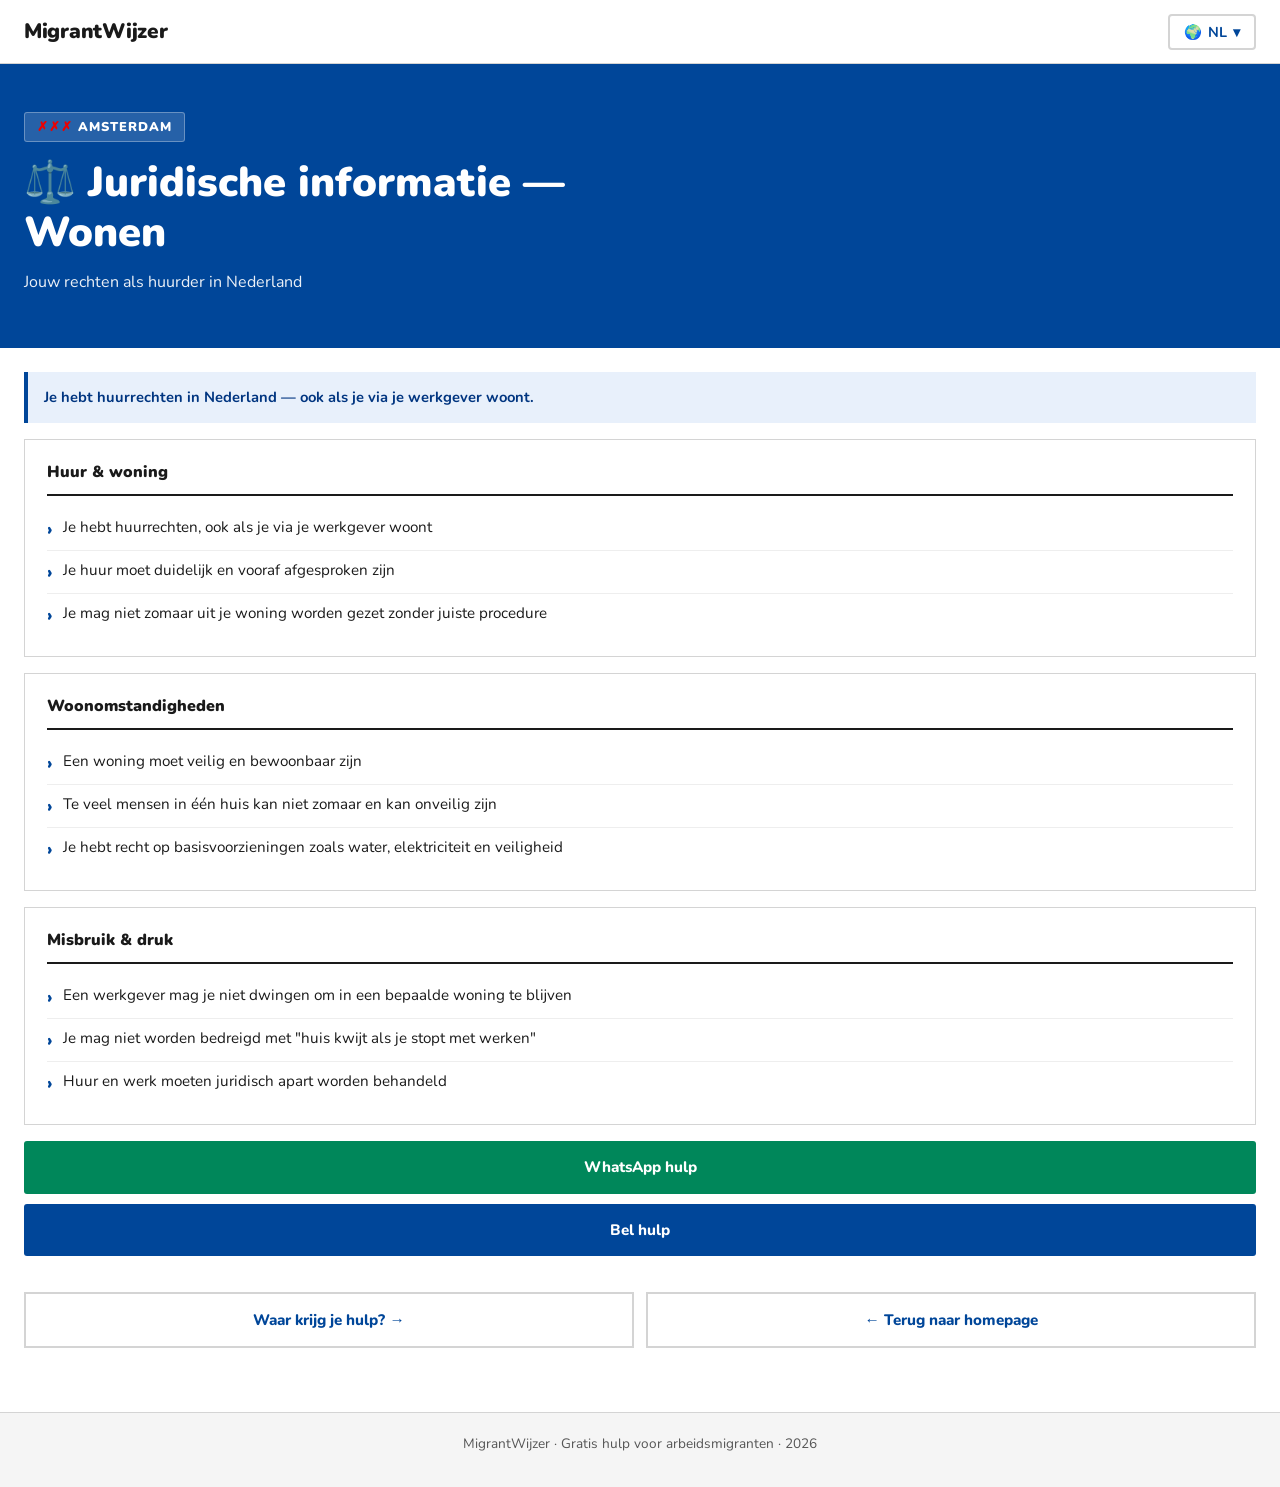
<file: html/juridisch-wonen.html>
<!DOCTYPE html>
<html lang="nl" dir="ltr">
<head>
  <meta charset="UTF-8" /><meta name="viewport" content="width=device-width, initial-scale=1.0"/>
  <title>⚖️ Juridische informatie — Wonen</title>
  <link rel="preconnect" href="https://fonts.googleapis.com">
  <link href="https://fonts.googleapis.com/css2?family=Nunito:wght@400;600;700;800;900&display=swap" rel="stylesheet">
  <link rel="stylesheet" href="../css/style.css">
</head>
<body>
<header>
  <a href="../index.html" class="logo" data-i18n="logo">MigrantWijzer</a>
  <div style="position:relative">
    <button class="lang-btn" id="langToggle">🌍 <span id="langLabel">NL</span> ▾</button>
    <div class="lang-menu" id="langMenu">
      <button onclick="setLang('nl')" class="active" id="btn-nl">🇳🇱 Nederlands</button>
      <button onclick="setLang('en')" id="btn-en">🇬🇧 English</button>
      <button onclick="setLang('pl')" id="btn-pl">🇵🇱 Polski</button>
      <button onclick="setLang('ro')" id="btn-ro">🇷🇴 Română</button>
      <button onclick="setLang('tr')" id="btn-tr">🇹🇷 Türkçe</button>
      <button onclick="setLang('ar')" id="btn-ar">🇸🇦 العربية</button>
    </div>
  </div>
</header>
<div class="hero">
  <div class="hero-badge"><span class="kruis">✗✗✗</span> <span data-i18n="badge">Amsterdam</span></div>
  <h1 data-i18n="wonen_jur_title">⚖️ Juridische informatie — Wonen</h1>
  <p data-i18n="wonen_jur_sub">Jouw rechten als huurder in Nederland</p>
</div>
<div class="page-content">
  <div class="safe-box" data-i18n="wonen_jur_safe">Je hebt huurrechten in Nederland — ook als je via je werkgever woont.</div>
  <div class="info-block">
    <h3 data-i18n="wonen_h1"> Huur & woning</h3>
    <ul>
      <li data-i18n="wonen_l1">Je hebt huurrechten, ook als je via je werkgever woont</li>
      <li data-i18n="wonen_l2">Je huur moet duidelijk en vooraf afgesproken zijn</li>
      <li data-i18n="wonen_l3">Je mag niet zomaar uit je woning worden gezet zonder juiste procedure</li>
    </ul>
  </div>
  <div class="info-block">
    <h3 data-i18n="wonen_h2"> Woonomstandigheden</h3>
    <ul>
      <li data-i18n="wonen_l4">Een woning moet veilig en bewoonbaar zijn</li>
      <li data-i18n="wonen_l5">Te veel mensen in één huis kan niet zomaar en kan onveilig zijn</li>
      <li data-i18n="wonen_l6">Je hebt recht op basisvoorzieningen zoals water, elektriciteit en veiligheid</li>
    </ul>
  </div>
  <div class="info-block">
    <h3 data-i18n="wonen_h3"> Misbruik & druk</h3>
    <ul>
      <li data-i18n="wonen_l7">Een werkgever mag je niet dwingen om in een bepaalde woning te blijven</li>
      <li data-i18n="wonen_l8">Je mag niet worden bedreigd met "huis kwijt als je stopt met werken"</li>
      <li data-i18n="wonen_l9">Huur en werk moeten juridisch apart worden behandeld</li>
    </ul>
  </div>
  <div class="action-group">
    <a class="action-btn whatsapp" href="https://wa.me/31201234567" data-i18n="whatsapp"> WhatsApp hulp</a>
    <a class="action-btn phone"    href="tel:+31201234567"          data-i18n="bel"> Bel hulp</a>
  </div>
  <div style="display:flex; gap:12px; margin-top:16px; flex-wrap:wrap;">
    <a href="hulp-wonen.html" class="back-home-btn" style="flex:1;" data-i18n="hulp_btn"> Waar krijg je hulp? →</a>
    <a href="../index.html"   class="back-home-btn" style="flex:1;" data-i18n="back_home">← Terug naar homepage</a>
  </div>
</div>
<footer data-i18n="footer">MigrantWijzer · Gratis hulp voor arbeidsmigranten · 2026</footer>
<script src="../java/translations.js"></script>
</body>
</html>
</file>
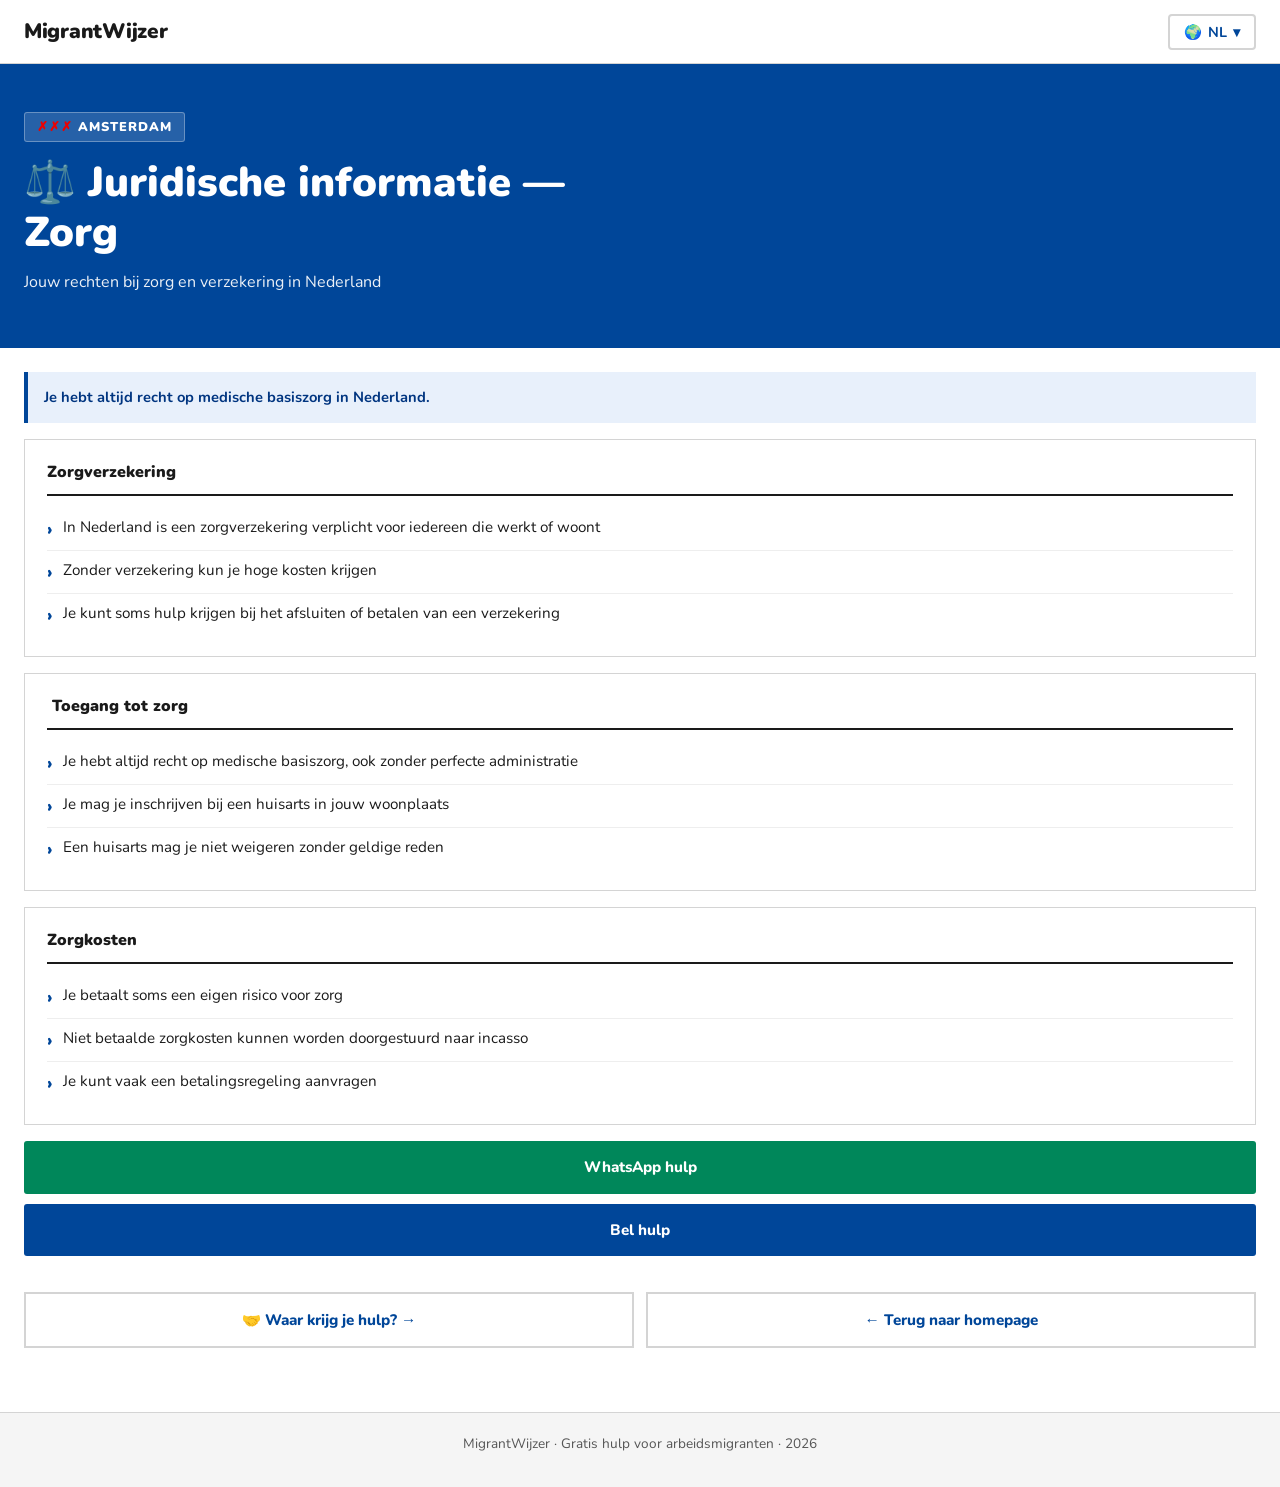
<file: html/juridisch-zorg.html>
<!DOCTYPE html>
<html lang="nl" dir="ltr">
<head>
  <meta charset="UTF-8" /><meta name="viewport" content="width=device-width, initial-scale=1.0"/>
  <title>⚖️ Juridische informatie — Zorg</title>
  <link rel="preconnect" href="https://fonts.googleapis.com">
  <link href="https://fonts.googleapis.com/css2?family=Nunito:wght@400;600;700;800;900&display=swap" rel="stylesheet">
  <link rel="stylesheet" href="../css/style.css">
</head>
<body>
<header>
  <a href="../index.html" class="logo" data-i18n="logo">MigrantWijzer</a>
  <div style="position:relative">
    <button class="lang-btn" id="langToggle">🌍 <span id="langLabel">NL</span> ▾</button>
    <div class="lang-menu" id="langMenu">
      <button onclick="setLang('nl')" class="active" id="btn-nl">🇳🇱 Nederlands</button>
      <button onclick="setLang('en')" id="btn-en">🇬🇧 English</button>
      <button onclick="setLang('pl')" id="btn-pl">🇵🇱 Polski</button>
      <button onclick="setLang('ro')" id="btn-ro">🇷🇴 Română</button>
      <button onclick="setLang('tr')" id="btn-tr">🇹🇷 Türkçe</button>
      <button onclick="setLang('ar')" id="btn-ar">🇸🇦 العربية</button>
    </div>
  </div>
</header>
<div class="hero">
  <div class="hero-badge"><span class="kruis">✗✗✗</span> <span data-i18n="badge">Amsterdam</span></div>
  <h1 data-i18n="zorg_jur_title">⚖️ Juridische informatie — Zorg</h1>
  <p data-i18n="zorg_jur_sub">Jouw rechten bij zorg en verzekering in Nederland</p>
</div>
<div class="page-content">
  <div class="safe-box" data-i18n="zorg_jur_safe">Je hebt altijd recht op medische basiszorg in Nederland.</div>
  <div class="info-block">
    <h3 data-i18n="zorg_h1"> Zorgverzekering</h3>
    <ul>
      <li data-i18n="zorg_l1">In Nederland is een zorgverzekering verplicht voor iedereen die werkt of woont</li>
      <li data-i18n="zorg_l2">Zonder verzekering kun je hoge kosten krijgen</li>
      <li data-i18n="zorg_l3">Je kunt soms hulp krijgen bij het afsluiten of betalen van een verzekering</li>
    </ul>
  </div>
  <div class="info-block">
    <h3 data-i18n="zorg_h2">️ Toegang tot zorg</h3>
    <ul>
      <li data-i18n="zorg_l4">Je hebt altijd recht op medische basiszorg, ook zonder perfecte administratie</li>
      <li data-i18n="zorg_l5">Je mag je inschrijven bij een huisarts in jouw woonplaats</li>
      <li data-i18n="zorg_l6">Een huisarts mag je niet weigeren zonder geldige reden</li>
    </ul>
  </div>
  <div class="info-block">
    <h3 data-i18n="zorg_h3"> Zorgkosten</h3>
    <ul>
      <li data-i18n="zorg_l7">Je betaalt soms een eigen risico voor zorg</li>
      <li data-i18n="zorg_l8">Niet betaalde zorgkosten kunnen worden doorgestuurd naar incasso</li>
      <li data-i18n="zorg_l9">Je kunt vaak een betalingsregeling aanvragen</li>
    </ul>
  </div>


  <div class="action-group">
    <a class="action-btn whatsapp" href="https://wa.me/31201234567" data-i18n="whatsapp"> WhatsApp hulp</a>
    <a class="action-btn phone"    href="tel:+31201234567"          data-i18n="bel"> Bel hulp</a>
  </div>
  <div style="display:flex; gap:12px; margin-top:16px; flex-wrap:wrap;">
    <a href="hulp-zorg.html" class="back-home-btn" style="flex:1;" data-i18n="hulp_btn">🤝 Waar krijg je hulp? →</a>
    <a href="../index.html"  class="back-home-btn" style="flex:1;" data-i18n="back_home">← Terug naar homepage</a>
  </div>
</div>
<footer data-i18n="footer">MigrantWijzer · Gratis hulp voor arbeidsmigranten · 2026</footer>
<script src="../java/translations.js"></script>
</body>
</html>
</file>
<file: css/style.css>
/* ══════════════════════════════════════
   style.css — Gemeente Amsterdam stijl
══════════════════════════════════════ */

:root {
    --blue:      #004699;   /* gemeente blauw */
    --blue-d:    #003580;
    --blue-link: #004699;
    --red:       #ec0000;   /* gemeente rood  */
    --bg:        #ffffff;
    --bg-light:  #f5f5f5;
    --text:      #1a1a1a;
    --muted:     #555555;
    --border:    #d4d4d4;
    --green:     #00875a;   /* WhatsApp groen */
    --shadow:    0 2px 8px rgba(0,0,0,.08);
}

* { box-sizing: border-box; margin: 0; padding: 0; }

body {
    font-family: 'Nunito', 'Arial', sans-serif;
    background: var(--bg);
    color: var(--text);
    font-size: 16px;
    line-height: 1.6;
}

/* ─── HEADER ─── */
header {
    background: #fff;
    border-bottom: 1px solid var(--border);
    padding: 0 24px;
    display: flex;
    align-items: center;
    justify-content: space-between;
    height: 64px;
    position: sticky;
    top: 0;
    z-index: 100;
}

.logo {
    font-size: 1.3rem;
    font-weight: 900;
    color: var(--text);
    letter-spacing: -.3px;
}
.logo span { color: var(--red); }

/* Lang knop */
.lang-btn {
    background: none;
    border: 2px solid var(--border);
    border-radius: 4px;
    font-family: inherit;
    font-size: .9rem;
    font-weight: 700;
    padding: 6px 14px;
    cursor: pointer;
    color: var(--blue);
    display: flex;
    align-items: center;
    gap: 6px;
}
.lang-btn:hover { border-color: var(--blue); }

.lang-menu {
    display: none;
    position: absolute;
    top: 68px;
    right: 24px;
    background: #fff;
    border: 1px solid var(--border);
    box-shadow: var(--shadow);
    z-index: 200;
    min-width: 170px;
}
.lang-menu.open { display: block; }
.lang-menu button {
    width: 100%;
    background: none;
    border: none;
    font-family: inherit;
    font-size: .95rem;
    font-weight: 700;
    padding: 12px 16px;
    text-align: left;
    cursor: pointer;
    color: var(--text);
    border-bottom: 1px solid #eee;
}
.lang-menu button:last-child { border-bottom: none; }
.lang-menu button:hover { background: var(--bg-light); }
.lang-menu button.active { color: var(--blue); }

/* ─── HERO BANNER ─── */
.hero {
    background: var(--blue);
    color: #fff;
    padding: 48px 24px 52px;
    position: relative;
}
.hero-badge {
    display: inline-block;
    background: rgba(255,255,255,.15);
    border: 1px solid rgba(255,255,255,.3);
    border-radius: 3px;
    font-size: .8rem;
    font-weight: 700;
    padding: 4px 12px;
    margin-bottom: 16px;
    letter-spacing: .5px;
    text-transform: uppercase;
}
.hero h1 {
    font-size: 2rem;
    font-weight: 900;
    line-height: 1.2;
    margin-bottom: 12px;
    max-width: 560px;
}
.hero p {
    font-size: 1rem;
    opacity: .92;
    max-width: 480px;
    line-height: 1.6;
}

/* ─── TRUST BALK ─── */
.trust {
    background: var(--bg-light);
    border-bottom: 1px solid var(--border);
    display: flex;
    gap: 0;
    overflow-x: auto;
    scrollbar-width: none;
}
.trust::-webkit-scrollbar { display: none; }
.trust-pill {
    flex-shrink: 0;
    font-size: .85rem;
    font-weight: 700;
    padding: 12px 20px;
    color: var(--blue);
    border-right: 1px solid var(--border);
    white-space: nowrap;
}

/* ─── SECTIE TITEL ─── */
.section-title {
    font-size: 1.5rem;
    font-weight: 900;
    color: var(--text);
    padding: 32px 24px 16px;
    border-bottom: 3px solid var(--text);
    margin: 0 24px 0;
}

/* ─── CATEGORIE GRID ─── */
.grid {
    display: grid;
    grid-template-columns: 1fr 1fr;
    gap: 0;
    margin: 0 24px;
    border-left: 1px solid var(--border);
    border-top: 1px solid var(--border);
}
.cat-card {
    background: #fff;
    padding: 20px 18px;
    text-decoration: none;
    color: var(--text);
    display: block;
    border-right: 1px solid var(--border);
    border-bottom: 1px solid var(--border);
    cursor: pointer;
    transition: background .15s;
}
.cat-card:hover { background: var(--bg-light); }
.cat-icon {
    font-size: 1.8rem;
    margin-bottom: 8px;
    display: block;
}
.cat-label {
    font-size: 1rem;
    font-weight: 800;
    color: var(--blue-link);
    line-height: 1.3;
    display: block;
}
.cat-desc {
    font-size: .85rem;
    color: var(--muted);
    margin-top: 4px;
    display: block;
}

/* ─── WIZARD ─── */
.wizard-section {
    margin: 32px 24px 0;
}
.wizard-box {
    border: 1px solid var(--border);
    padding: 28px;
    background: var(--bg-light);
}
.wizard-title {
    font-size: 1.3rem;
    font-weight: 900;
    margin-bottom: 6px;
    color: var(--text);
}
.wizard-sub {
    color: var(--muted);
    font-size: .95rem;
    margin-bottom: 24px;
}
.wizard-q {
    font-size: 1.05rem;
    font-weight: 800;
    margin-bottom: 16px;
    color: var(--text);
}
.wizard-progress {
    display: flex;
    gap: 6px;
    margin-bottom: 18px;
}
.dot {
    width: 32px;
    height: 6px;
    border-radius: 3px;
    background: var(--border);
}
.dot.active { background: var(--blue); }
.dot.done   { background: var(--blue-d); }

.wizard-btns { display: flex; gap: 12px; }
.wizard-btns button {
    flex: 1;
    border: none;
    border-radius: 3px;
    font-family: inherit;
    font-size: .95rem;
    font-weight: 800;
    padding: 14px;
    cursor: pointer;
    transition: filter .1s;
}
.wizard-btns button:hover { filter: brightness(.93); }
.btn-yes { background: var(--blue); color: #fff; }
.btn-no  { background: #fff; color: var(--blue); border: 2px solid var(--blue) !important; }

.wizard-result {
    display: none;
    background: #e8f0fb;
    border-left: 4px solid var(--blue);
    padding: 18px;
    margin-top: 4px;
}
.wizard-result.show { display: block; }
.wizard-result p { font-weight: 700; margin-bottom: 14px; color: var(--text); }
.wizard-result-btns { display: flex; flex-direction: column; gap: 10px; }
.wizard-restart {
    margin-top: 14px;
    background: none;
    border: none;
    font-family: inherit;
    font-size: .88rem;
    font-weight: 700;
    color: var(--blue);
    cursor: pointer;
    text-decoration: underline;
    display: block;
}

/* ─── KNOPPEN ─── */
.action-btn {
    display: flex;
    align-items: center;
    justify-content: center;
    gap: 10px;
    padding: 14px 20px;
    border: none;
    border-radius: 3px;
    font-family: inherit;
    font-size: .95rem;
    font-weight: 800;
    text-decoration: none;
    cursor: pointer;
    transition: filter .15s;
}
.action-btn:hover { filter: brightness(.9); }
.action-btn.whatsapp { background: var(--green); color: #fff; }
.action-btn.phone    { background: var(--blue);  color: #fff; }
.action-btn.email    { background: #fff; color: var(--blue); border: 2px solid var(--blue); }
.action-group { display: flex; flex-direction: column; gap: 10px; }

/* ─── CONTACT STRIP ─── */
.contact-strip {
    margin: 32px 24px;
    background: var(--blue);
    padding: 28px;
    color: #fff;
    display: flex;
    align-items: flex-start;
    gap: 20px;
}
.contact-strip .icon { font-size: 2rem; flex-shrink: 0; margin-top: 2px; }
.contact-strip h3 { font-size: 1.1rem; font-weight: 900; margin-bottom: 4px; }
.contact-strip p  { font-size: .9rem; opacity: .9; }
.contact-strip a {
    display: inline-block;
    margin-top: 12px;
    background: #fff;
    color: var(--blue);
    padding: 10px 18px;
    font-weight: 800;
    font-size: .9rem;
    text-decoration: none;
    border-radius: 3px;
}
.contact-strip a:hover { background: var(--bg-light); }

/* ─── FOOTER ─── */
footer {
    background: var(--bg-light);
    border-top: 1px solid var(--border);
    text-align: center;
    font-size: .85rem;
    color: var(--muted);
    padding: 20px 24px 32px;
    margin-top: 40px;
}

/* ─── OVERLAY PAGINA'S ─── */
.page {
    display: none;
    position: fixed;
    inset: 0;
    background: var(--bg);
    overflow-y: auto;
    z-index: 300;
}
.page.open { display: block; }

.page-header {
    background: var(--blue);
    color: #fff;
    padding: 16px 24px;
    display: flex;
    align-items: center;
    gap: 14px;
    position: sticky;
    top: 0;
    z-index: 10;
}
.back-btn {
    background: rgba(255,255,255,.2);
    border: 2px solid rgba(255,255,255,.4);
    border-radius: 3px;
    color: #fff;
    font-size: 1rem;
    width: 38px; height: 38px;
    cursor: pointer;
    display: flex; align-items: center; justify-content: center;
    font-weight: 900;
}
.back-btn:hover { background: rgba(255,255,255,.3); }
.page-header h2 { font-size: 1.1rem; font-weight: 900; }

.page-content { padding: 24px; }

.info-block {
    border: 1px solid var(--border);
    padding: 20px 22px;
    margin-bottom: 16px;
    background: #fff;
}
.info-block h3 {
    font-size: 1rem;
    font-weight: 900;
    margin-bottom: 12px;
    color: var(--text);
    border-bottom: 2px solid var(--text);
    padding-bottom: 8px;
}
.info-block ul { list-style: none; padding: 0; }
.info-block ul li {
    padding: 7px 0;
    font-size: .95rem;
    display: flex;
    align-items: flex-start;
    gap: 10px;
    border-bottom: 1px solid #eee;
}
.info-block ul li:last-child { border-bottom: none; }
.info-block ul li::before {
    content: '›';
    color: var(--blue);
    font-weight: 900;
    font-size: 1.1rem;
    flex-shrink: 0;
}

.safe-box {
    background: #e8f0fb;
    border-left: 4px solid var(--blue);
    padding: 14px 16px;
    margin-bottom: 16px;
    font-size: .92rem;
    font-weight: 700;
    color: var(--blue-d);
    line-height: 1.6;
}

/* ─── CONTACT PAGINA GRID ─── */
.page-content-grid {
    display: grid;
    grid-template-columns: 1fr;
    gap: 16px;
}
.page-content-grid .full-width {
    grid-column: 1 / -1;
}

/* ─── RESPONSIVE ─── */
@media (min-width: 640px) {
    .grid { grid-template-columns: 1fr 1fr 1fr; }
    .hero h1 { font-size: 2.6rem; }
    .page-content-grid { grid-template-columns: 1fr 1fr; }
}
@media (max-width: 400px) {
    .grid { grid-template-columns: 1fr; }
    .hero h1 { font-size: 1.6rem; }
    .contact-strip { flex-direction: column; }
}

/* ─── CONTACT.HTML EXTRA ─── */
.logo { text-decoration: none; }

.back-home-btn {
    display: block;
    text-align: center;
    margin: 24px 0 0;
    border: 2px solid var(--border);
    padding: 14px;
    font-weight: 800;
    font-size: .95rem;
    color: var(--blue);
    text-decoration: none;
}
.back-home-btn:hover { border-color: var(--blue); background: var(--bg-light); }

/* ─── ZOEKBALK ─── */
.search-bar {
    display: flex;
    gap: 0;
    margin: 20px 24px 0;
    border: 2px solid var(--blue);
}
.search-bar input {
    flex: 1;
    border: none;
    padding: 14px 16px;
    font-family: inherit;
    font-size: .95rem;
    outline: none;
    color: var(--text);
}
.search-bar button {
    background: var(--blue);
    color: #fff;
    border: none;
    padding: 14px 22px;
    font-family: inherit;
    font-weight: 800;
    font-size: .95rem;
    cursor: pointer;
}
.search-bar button:hover { background: var(--blue-d); }

.search-result {
    margin: 10px 24px 0;
    padding: 14px 16px;
    background: var(--bg-light);
    border-left: 4px solid var(--blue);
    font-weight: 700;
    font-size: .95rem;
}

/* ─── HERO BADGE RODE KRUISJES ─── */
.hero-badge {
    color: #fff;
    font-weight: 900;
    letter-spacing: 1px;
}

/* ─── INFO BLOCKS NAAST ELKAAR ─── */
.info-blocks-row {
    display: grid;
    grid-template-columns: 1fr;
    gap: 16px;
    margin-bottom: 16px;
}
@media (min-width: 600px) {
    .info-blocks-row {
        grid-template-columns: 1fr 1fr;
    }
}
.info-blocks-row .info-block {
    margin-bottom: 0;
}

/* ─── RODE KRUISJES ─── */
.hero-badge {
    color: #fff;
}
.hero-badge .kruis {
    color: var(--red);
    font-weight: 900;
    font-size: 1em;
}

/* ─── PAGE-CONTENT GRID (contact) ─── */
.page-content-grid {
    display: grid;
    grid-template-columns: 1fr;
    gap: 16px;
}
.page-content-grid .full-width {
    grid-column: 1 / -1;
}
@media (min-width: 640px) {
    .page-content-grid { grid-template-columns: 1fr 1fr; }
}

/* ─── BACK HOME BTN ─── */
.back-home-btn {
    display: block;
    text-align: center;
    margin: 20px 0 0;
    border: 2px solid var(--border);
    padding: 14px;
    font-weight: 800;
    font-size: .95rem;
    color: var(--blue);
    text-decoration: none;
}
.back-home-btn:hover { border-color: var(--blue); background: var(--bg-light); }

/* ─── LOGO ALS LINK ─── */
a.logo { text-decoration: none; }
</file>
